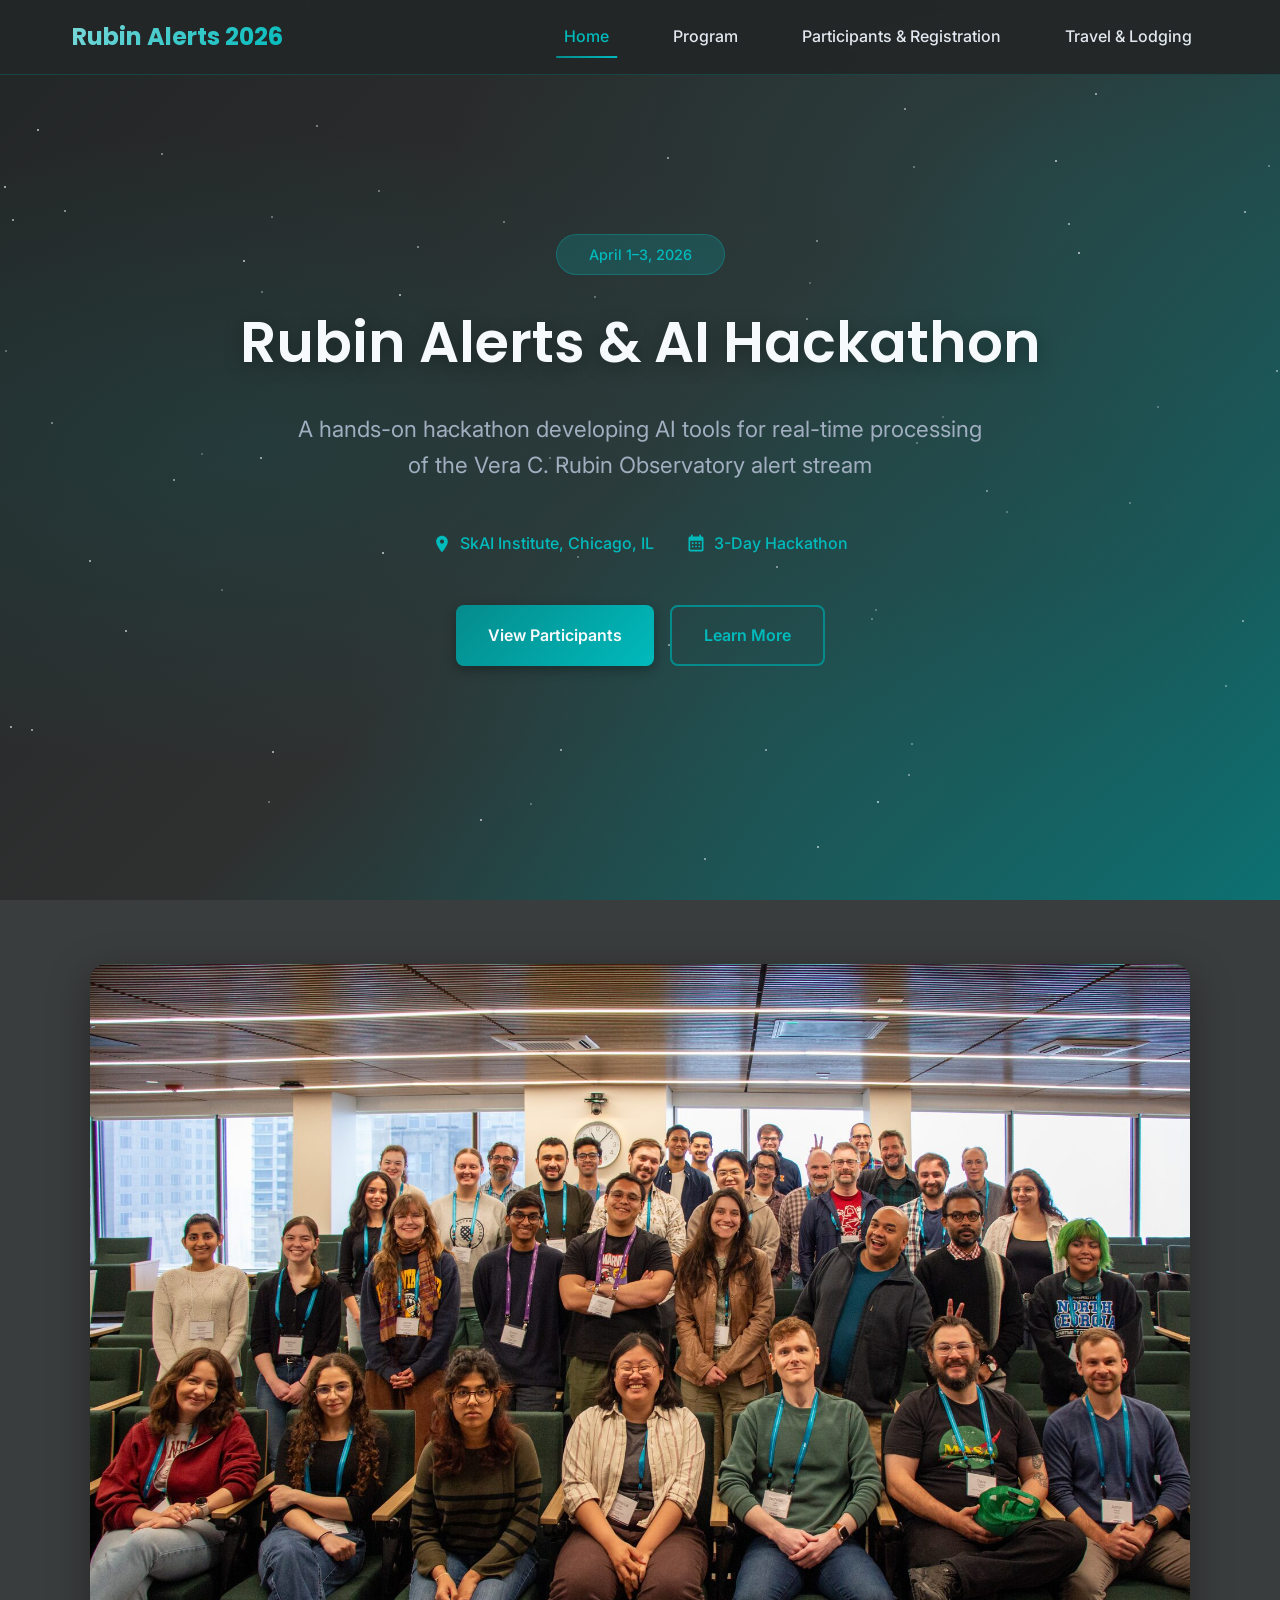
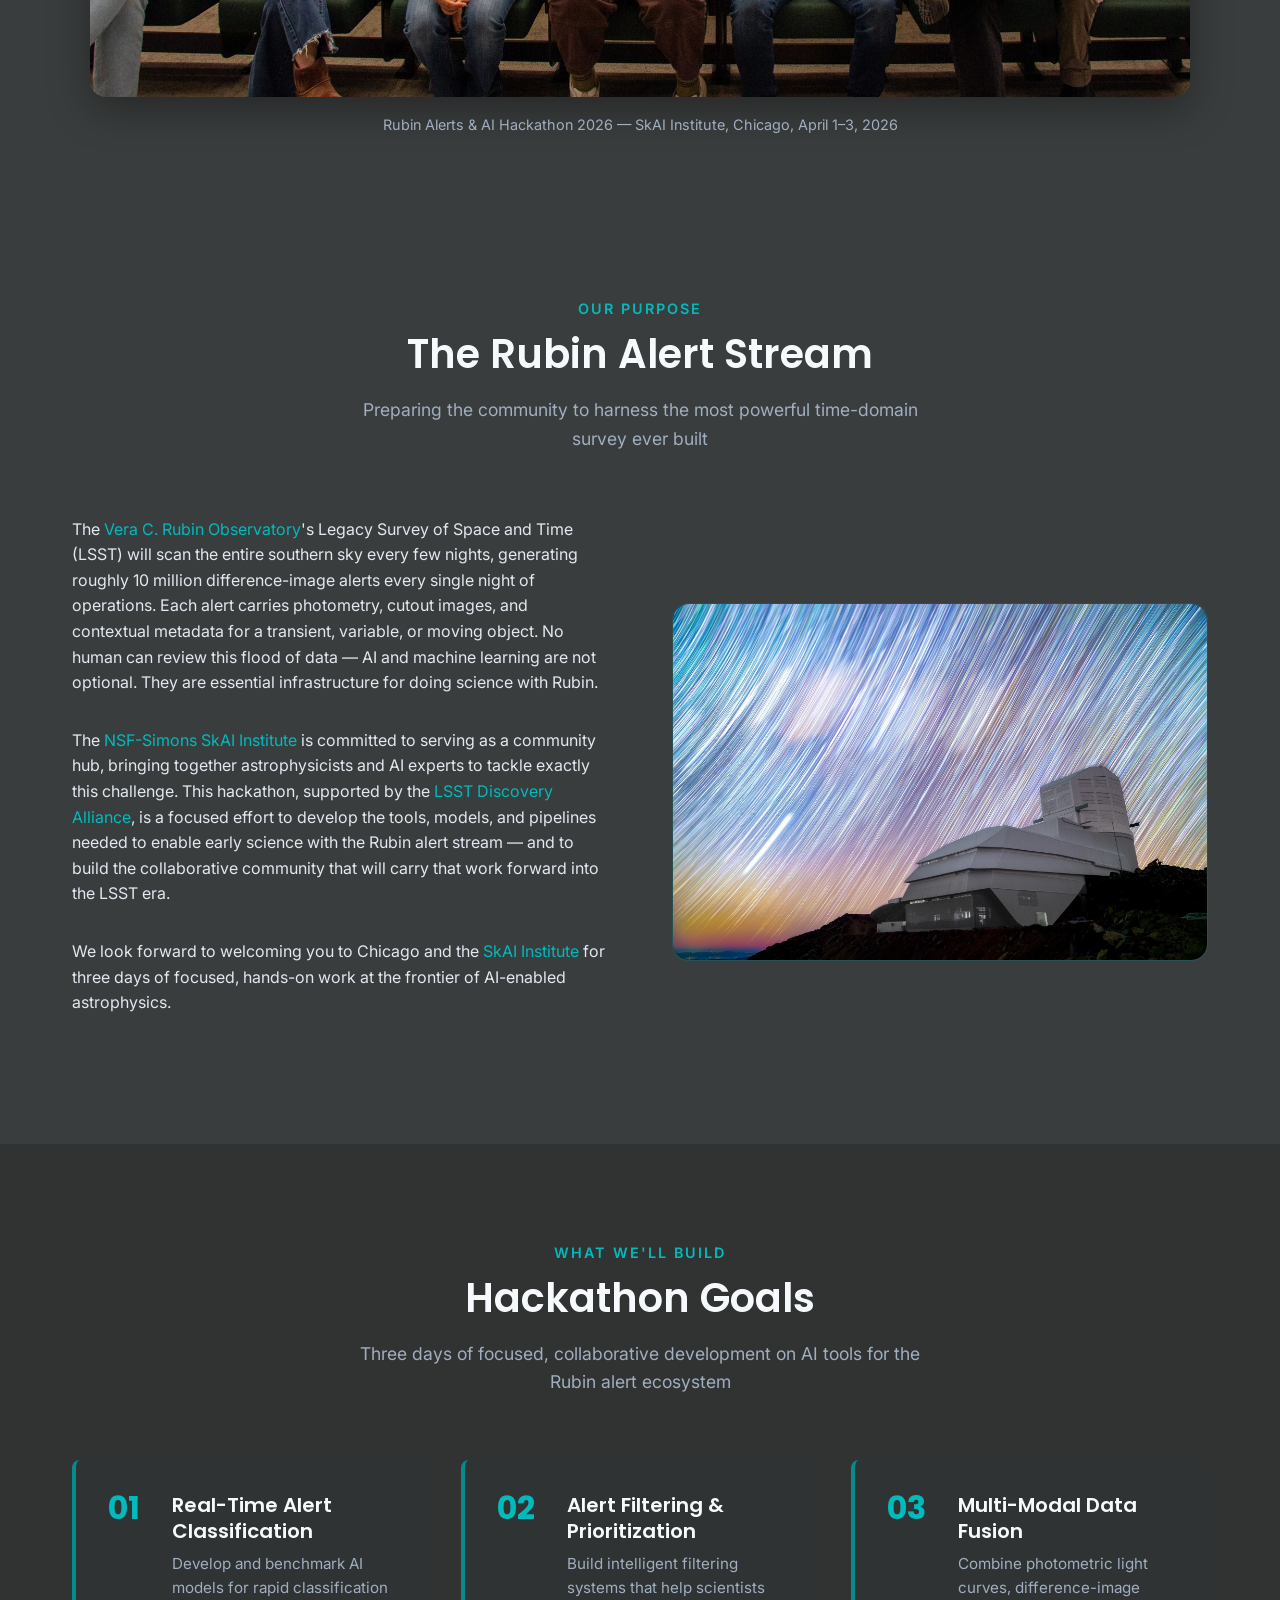
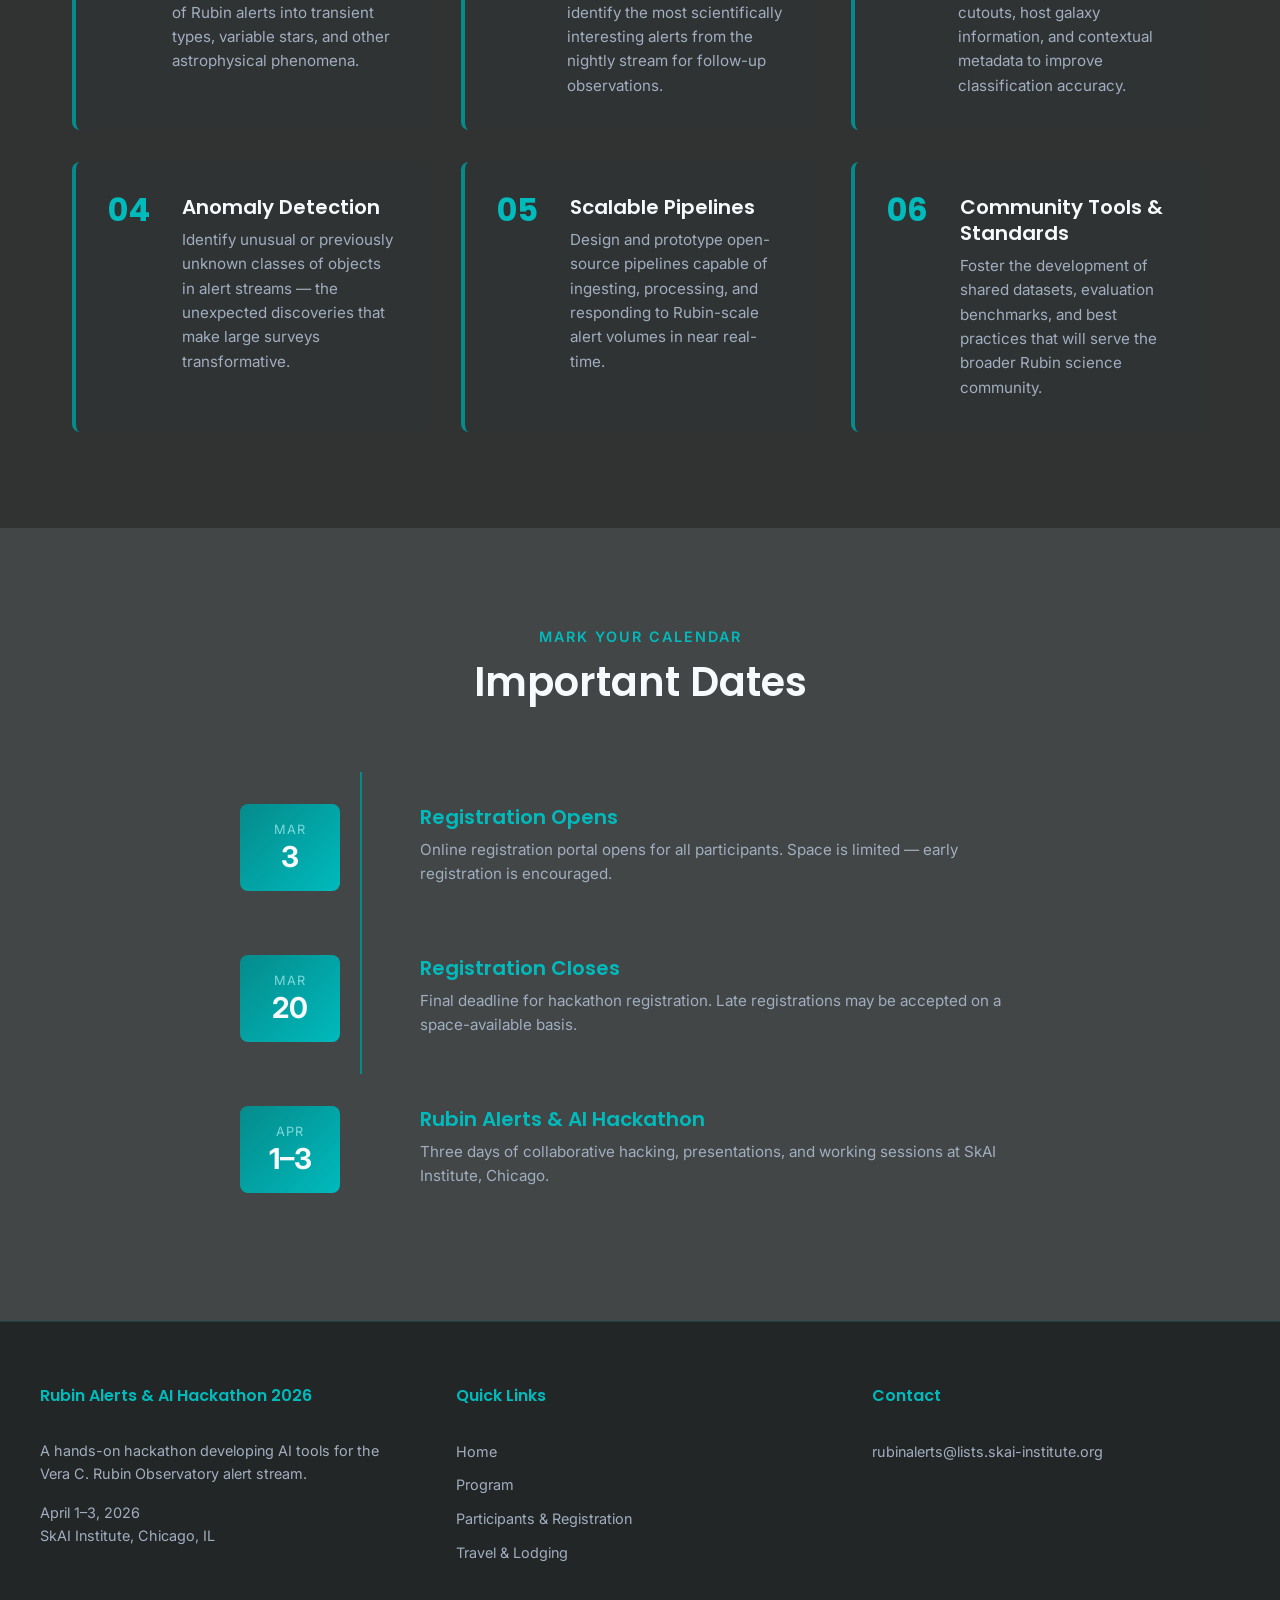
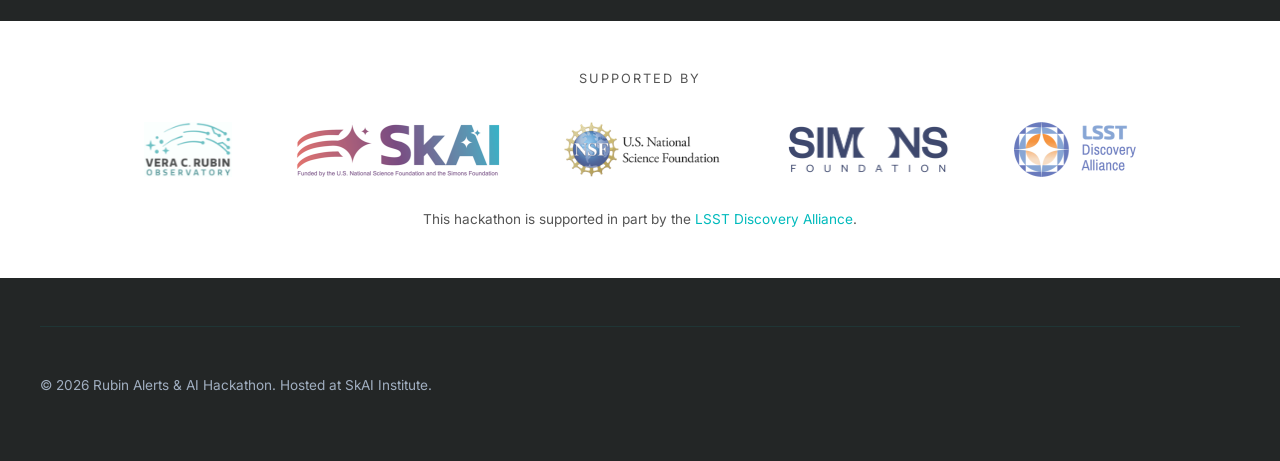
<file: index.html>
<!DOCTYPE html>
<html lang="en">
<head>
    <meta charset="UTF-8">
    <meta name="viewport" content="width=device-width, initial-scale=1.0">
    <meta name="description" content="Rubin Alerts and AI Hackathon 2026 - Developing AI tools for the Vera C. Rubin Observatory alert stream. April 1-3, 2026 at SkAI Institute, Chicago, IL.">
    <meta name="keywords" content="Rubin Observatory, LSST, alerts, AI, machine learning, hackathon, SkAI Institute, astronomy">
    <title>Rubin Alerts & AI Hackathon 2026</title>

    <!-- Google Fonts -->
    <link rel="preconnect" href="https://fonts.googleapis.com">
    <link rel="preconnect" href="https://fonts.gstatic.com" crossorigin>
    <link href="https://fonts.googleapis.com/css2?family=Inter:wght@300;400;500;600;700&family=Poppins:wght@400;500;600;700&display=swap" rel="stylesheet">

    <!-- Stylesheet -->
    <link rel="stylesheet" href="css/styles.css">
</head>
<body>
    <!-- Navigation -->
    <nav class="navbar">
        <div class="nav-container">
            <a href="index.html" class="nav-logo">
                <span class="nav-logo-text">Rubin Alerts 2026</span>
            </a>

            <input type="checkbox" id="nav-toggle" class="hamburger-checkbox">
            <label for="nav-toggle" class="hamburger">
                <span></span>
                <span></span>
                <span></span>
            </label>

            <ul class="nav-links">
                <li><a href="index.html" class="active jiggle-link">Home</a></li>
                <li><a href="program.html" class="jiggle-link">Program</a></li>
                <li><a href="participants.html" class="jiggle-link">Participants & Registration</a></li>
                <li><a href="travel.html" class="jiggle-link">Travel & Lodging</a></li>
            </ul>
        </div>
    </nav>

    <!-- Hero Section -->
    <section class="hero">
        <div class="stars" id="stars"></div>

        <div class="hero-content">
            <span class="hero-badge">April 1–3, 2026</span>
            <h1>Rubin Alerts &amp; AI Hackathon</h1>
            <p class="hero-subtitle">
                A hands-on hackathon developing AI tools for real-time processing of the Vera C. Rubin Observatory alert stream
            </p>
            <div class="hero-meta">
                <div class="hero-meta-item">
                    <svg xmlns="http://www.w3.org/2000/svg" viewBox="0 0 24 24">
                        <path d="M12 2C8.13 2 5 5.13 5 9c0 5.25 7 13 7 13s7-7.75 7-13c0-3.87-3.13-7-7-7zm0 9.5c-1.38 0-2.5-1.12-2.5-2.5s1.12-2.5 2.5-2.5 2.5 1.12 2.5 2.5-1.12 2.5-2.5 2.5z"/>
                    </svg>
                    SkAI Institute, Chicago, IL
                </div>
                <div class="hero-meta-item">
                    <svg xmlns="http://www.w3.org/2000/svg" viewBox="0 0 24 24">
                        <path d="M19 3h-1V1h-2v2H8V1H6v2H5c-1.11 0-1.99.9-1.99 2L3 19c0 1.1.89 2 2 2h14c1.1 0 2-.9 2-2V5c0-1.1-.9-2-2-2zm0 16H5V8h14v11zM9 10H7v2h2v-2zm4 0h-2v2h2v-2zm4 0h-2v2h2v-2zm-8 4H7v2h2v-2zm4 0h-2v2h2v-2zm4 0h-2v2h2v-2z"/>
                    </svg>
                    3-Day Hackathon
                </div>
            </div>
            <div class="hero-cta">
                <a href="participants.html" class="btn btn-primary jiggle-link">View Participants</a>
                <a href="#vision" class="btn btn-secondary jiggle-link">Learn More</a>
            </div>
        </div>
    </section>

    <!-- Group Photo Section -->
    <section class="section section-secondary group-photo-section">
        <div class="container">
            <figure class="group-photo-feature">
                <img src="assets/images/hackathon/group-photo.jpg"
                     alt="Rubin Alerts &amp; AI Hackathon 2026 group photo at the SkAI Institute, Chicago"
                     loading="eager" decoding="async">
                <figcaption>Rubin Alerts &amp; AI Hackathon 2026 — SkAI Institute, Chicago, April 1–3, 2026</figcaption>
            </figure>
        </div>
    </section>

    <!-- Vision Section -->
    <section id="vision" class="section section-secondary">
        <div class="container">
            <div class="section-header">
                <span class="section-label">Our Purpose</span>
                <h2>The Rubin Alert Stream</h2>
                <p>Preparing the community to harness the most powerful time-domain survey ever built</p>
            </div>
            <div class="data-content">
                <div class="data-text">
                    <p>The <a href="https://rubinobservatory.org/" target="_blank" rel="noopener">Vera C. Rubin Observatory</a>'s Legacy Survey of Space and Time (LSST) will scan the entire southern sky every few nights, generating roughly 10 million difference-image alerts every single night of operations. Each alert carries photometry, cutout images, and contextual metadata for a transient, variable, or moving object. No human can review this flood of data — AI and machine learning are not optional. They are essential infrastructure for doing science with Rubin.</p>
                    <p>The <a href="https://skai-institute.org/" target="_blank" rel="noopener">NSF-Simons SkAI Institute</a> is committed to serving as a community hub, bringing together astrophysicists and AI experts to tackle exactly this challenge. This hackathon, supported by the <a href="https://lsstdiscoveryalliance.org/" target="_blank" rel="noopener">LSST Discovery Alliance</a>, is a focused effort to develop the tools, models, and pipelines needed to enable early science with the Rubin alert stream — and to build the collaborative community that will carry that work forward into the LSST era.</p>
                    <p>We look forward to welcoming you to Chicago and the <a href="https://skai-institute.org/" target="_blank" rel="noopener">SkAI Institute</a> for three days of focused, hands-on work at the frontier of AI-enabled astrophysics.</p>
                </div>
                <div class="data-visual" style="padding: 0; overflow: hidden;">
                    <img src="assets/images/rubin-star-trails.jpeg" alt="Vera C. Rubin Observatory with star trails" style="width: 100%; height: 100%; object-fit: cover; display: block; border-radius: var(--radius-lg);">

                </div>
            </div>
        </div>
    </section>

    <!-- Goals Section -->
    <section class="section section-primary">
        <div class="container">
            <div class="section-header">
                <span class="section-label">What We'll Build</span>
                <h2>Hackathon Goals</h2>
                <p>Three days of focused, collaborative development on AI tools for the Rubin alert ecosystem</p>
            </div>
            <div class="goals-grid">
                <div class="goal-item">
                    <div class="goal-number">01</div>
                    <div class="goal-content">
                        <h4>Real-Time Alert Classification</h4>
                        <p>Develop and benchmark AI models for rapid classification of Rubin alerts into transient types, variable stars, and other astrophysical phenomena.</p>
                    </div>
                </div>
                <div class="goal-item">
                    <div class="goal-number">02</div>
                    <div class="goal-content">
                        <h4>Alert Filtering &amp; Prioritization</h4>
                        <p>Build intelligent filtering systems that help scientists identify the most scientifically interesting alerts from the nightly stream for follow-up observations.</p>
                    </div>
                </div>
                <div class="goal-item">
                    <div class="goal-number">03</div>
                    <div class="goal-content">
                        <h4>Multi-Modal Data Fusion</h4>
                        <p>Combine photometric light curves, difference-image cutouts, host galaxy information, and contextual metadata to improve classification accuracy.</p>
                    </div>
                </div>
                <div class="goal-item">
                    <div class="goal-number">04</div>
                    <div class="goal-content">
                        <h4>Anomaly Detection</h4>
                        <p>Identify unusual or previously unknown classes of objects in alert streams — the unexpected discoveries that make large surveys transformative.</p>
                    </div>
                </div>
                <div class="goal-item">
                    <div class="goal-number">05</div>
                    <div class="goal-content">
                        <h4>Scalable Pipelines</h4>
                        <p>Design and prototype open-source pipelines capable of ingesting, processing, and responding to Rubin-scale alert volumes in near real-time.</p>
                    </div>
                </div>
                <div class="goal-item">
                    <div class="goal-number">06</div>
                    <div class="goal-content">
                        <h4>Community Tools &amp; Standards</h4>
                        <p>Foster the development of shared datasets, evaluation benchmarks, and best practices that will serve the broader Rubin science community.</p>
                    </div>
                </div>
            </div>
        </div>
    </section>

    <!-- Important Dates Section -->
    <section class="section section-tertiary">
        <div class="container">
            <div class="section-header">
                <span class="section-label">Mark Your Calendar</span>
                <h2>Important Dates</h2>
            </div>
            <div class="dates-timeline">
                <div class="date-item">
                    <div class="date-badge">
                        <span class="month">Mar</span>
                        <span class="day">3</span>
                    </div>
                    <div class="date-content">
                        <h4>Registration Opens</h4>
                        <p>Online registration portal opens for all participants. Space is limited — early registration is encouraged.</p>
                    </div>
                </div>
                <div class="date-item">
                    <div class="date-badge">
                        <span class="month">Mar</span>
                        <span class="day">20</span>
                    </div>
                    <div class="date-content">
                        <h4>Registration Closes</h4>
                        <p>Final deadline for hackathon registration. Late registrations may be accepted on a space-available basis.</p>
                    </div>
                </div>
                <div class="date-item">
                    <div class="date-badge">
                        <span class="month">Apr</span>
                        <span class="day">1–3</span>
                    </div>
                    <div class="date-content">
                        <h4>Rubin Alerts &amp; AI Hackathon</h4>
                        <p>Three days of collaborative hacking, presentations, and working sessions at SkAI Institute, Chicago.</p>
                    </div>
                </div>
            </div>
        </div>
    </section>

    <!-- Footer -->
    <footer class="footer">
        <div class="footer-content">
            <div class="footer-section">
                <h4>Rubin Alerts &amp; AI Hackathon 2026</h4>
                <p>A hands-on hackathon developing AI tools for the Vera C. Rubin Observatory alert stream.</p>
                <p class="mt-sm">April 1–3, 2026<br>SkAI Institute, Chicago, IL</p>
            </div>
            <div class="footer-section">
                <h4>Quick Links</h4>
                <ul class="footer-links">
                    <li><a href="index.html" class="jiggle-link">Home</a></li>
                    <li><a href="program.html" class="jiggle-link">Program</a></li>
                    <li><a href="participants.html" class="jiggle-link">Participants &amp; Registration</a></li>
                    <li><a href="travel.html" class="jiggle-link">Travel &amp; Lodging</a></li>
                </ul>
            </div>
            <div class="footer-section">
                <h4>Contact</h4>
                <ul class="footer-links">
                    <li><a href="mailto:rubinalerts@lists.skai-institute.org" class="jiggle-link">rubinalerts@lists.skai-institute.org</a></li>
                </ul>
            </div>
        </div>
        <div class="footer-logos">
            <p class="footer-logos-label">Supported by</p>
            <div class="footer-logos-row">
                <a href="https://rubinobservatory.org/" target="_blank" rel="noopener" class="footer-logo-link"><img src="assets/images/logo-rubin.png" alt="Rubin Observatory" class="footer-logo"></a>
                <a href="https://skai-institute.org/" target="_blank" rel="noopener" class="footer-logo-link"><img src="assets/images/logo-skai.png" alt="NSF-Simons SkAI Institute" class="footer-logo"></a>
                <a href="https://nsf.gov/" target="_blank" rel="noopener" class="footer-logo-link"><img src="assets/images/logo-nsf.png" alt="National Science Foundation" class="footer-logo"></a>
                <a href="https://www.simonsfoundation.org/" target="_blank" rel="noopener" class="footer-logo-link"><img src="assets/images/SimonsFoundation.png" alt="Simons Foundation" class="footer-logo"></a>
                <a href="https://lsstdiscoveryalliance.org/" target="_blank" rel="noopener" class="footer-logo-link"><img src="assets/images/logo-lsstda.png" alt="LSST Discovery Alliance" class="footer-logo"></a>
            </div>
            <p class="footer-funding-note">This hackathon is supported in part by the <a href="https://lsstdiscoveryalliance.org/" target="_blank" rel="noopener">LSST Discovery Alliance</a>.</p>
        </div>
        <div class="footer-bottom">
            <p>&copy; 2026 Rubin Alerts &amp; AI Hackathon. Hosted at SkAI Institute.</p>
        </div>
    </footer>

    <script>
        window.addEventListener('scroll', function() {
            const navbar = document.querySelector('.navbar');
            if (window.scrollY > 50) {
                navbar.classList.add('scrolled');
            } else {
                navbar.classList.remove('scrolled');
            }
        });

        document.querySelectorAll('.nav-links a').forEach(link => {
            link.addEventListener('click', () => {
                document.getElementById('nav-toggle').checked = false;
            });
        });

        function generateStars() {
            const starsContainer = document.getElementById('stars');
            if (!starsContainer) return;
            for (let i = 0; i < 80; i++) {
                const star = document.createElement('div');
                star.className = 'star';
                star.style.left = Math.random() * 100 + '%';
                star.style.top = Math.random() * 100 + '%';
                star.style.animationDelay = Math.random() * 3 + 's';
                star.style.opacity = Math.random() * 0.5 + 0.3;
                starsContainer.appendChild(star);
            }
        }
        generateStars();
    </script>
</body>
</html>
</file>
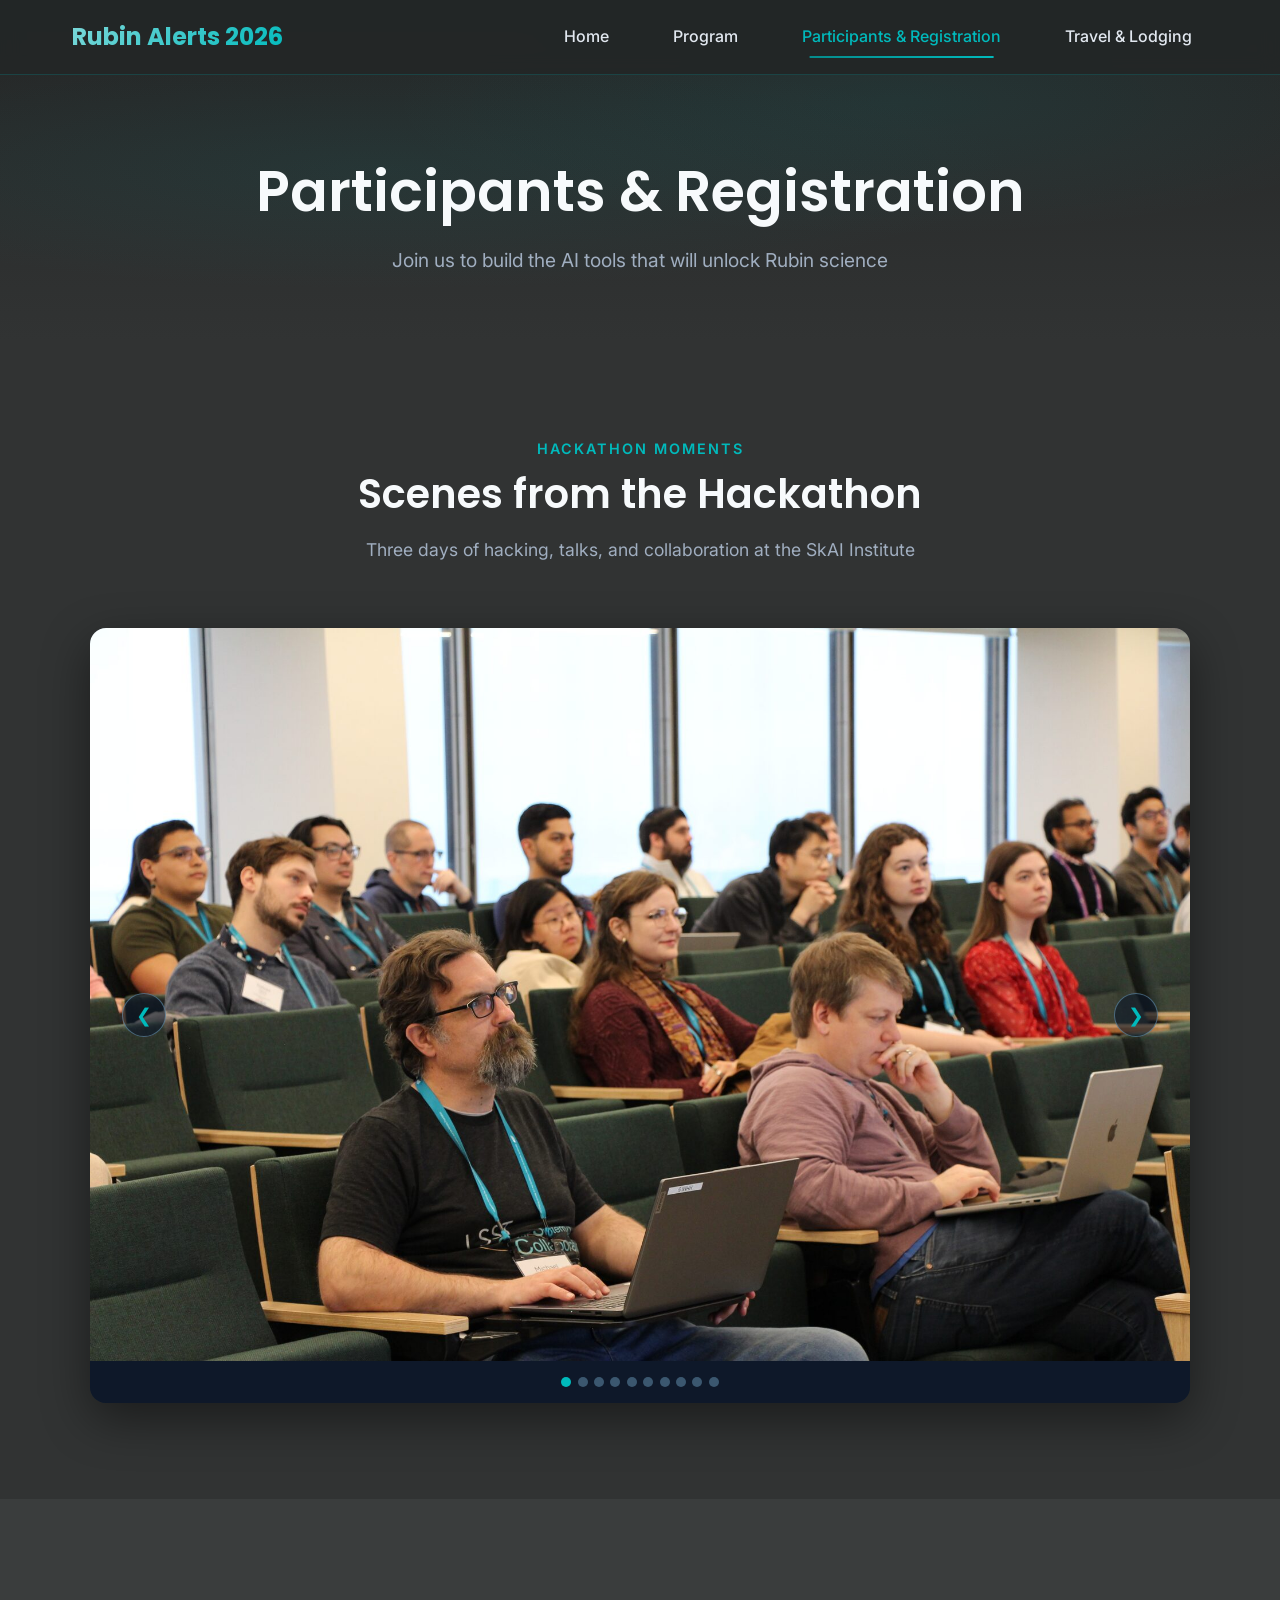
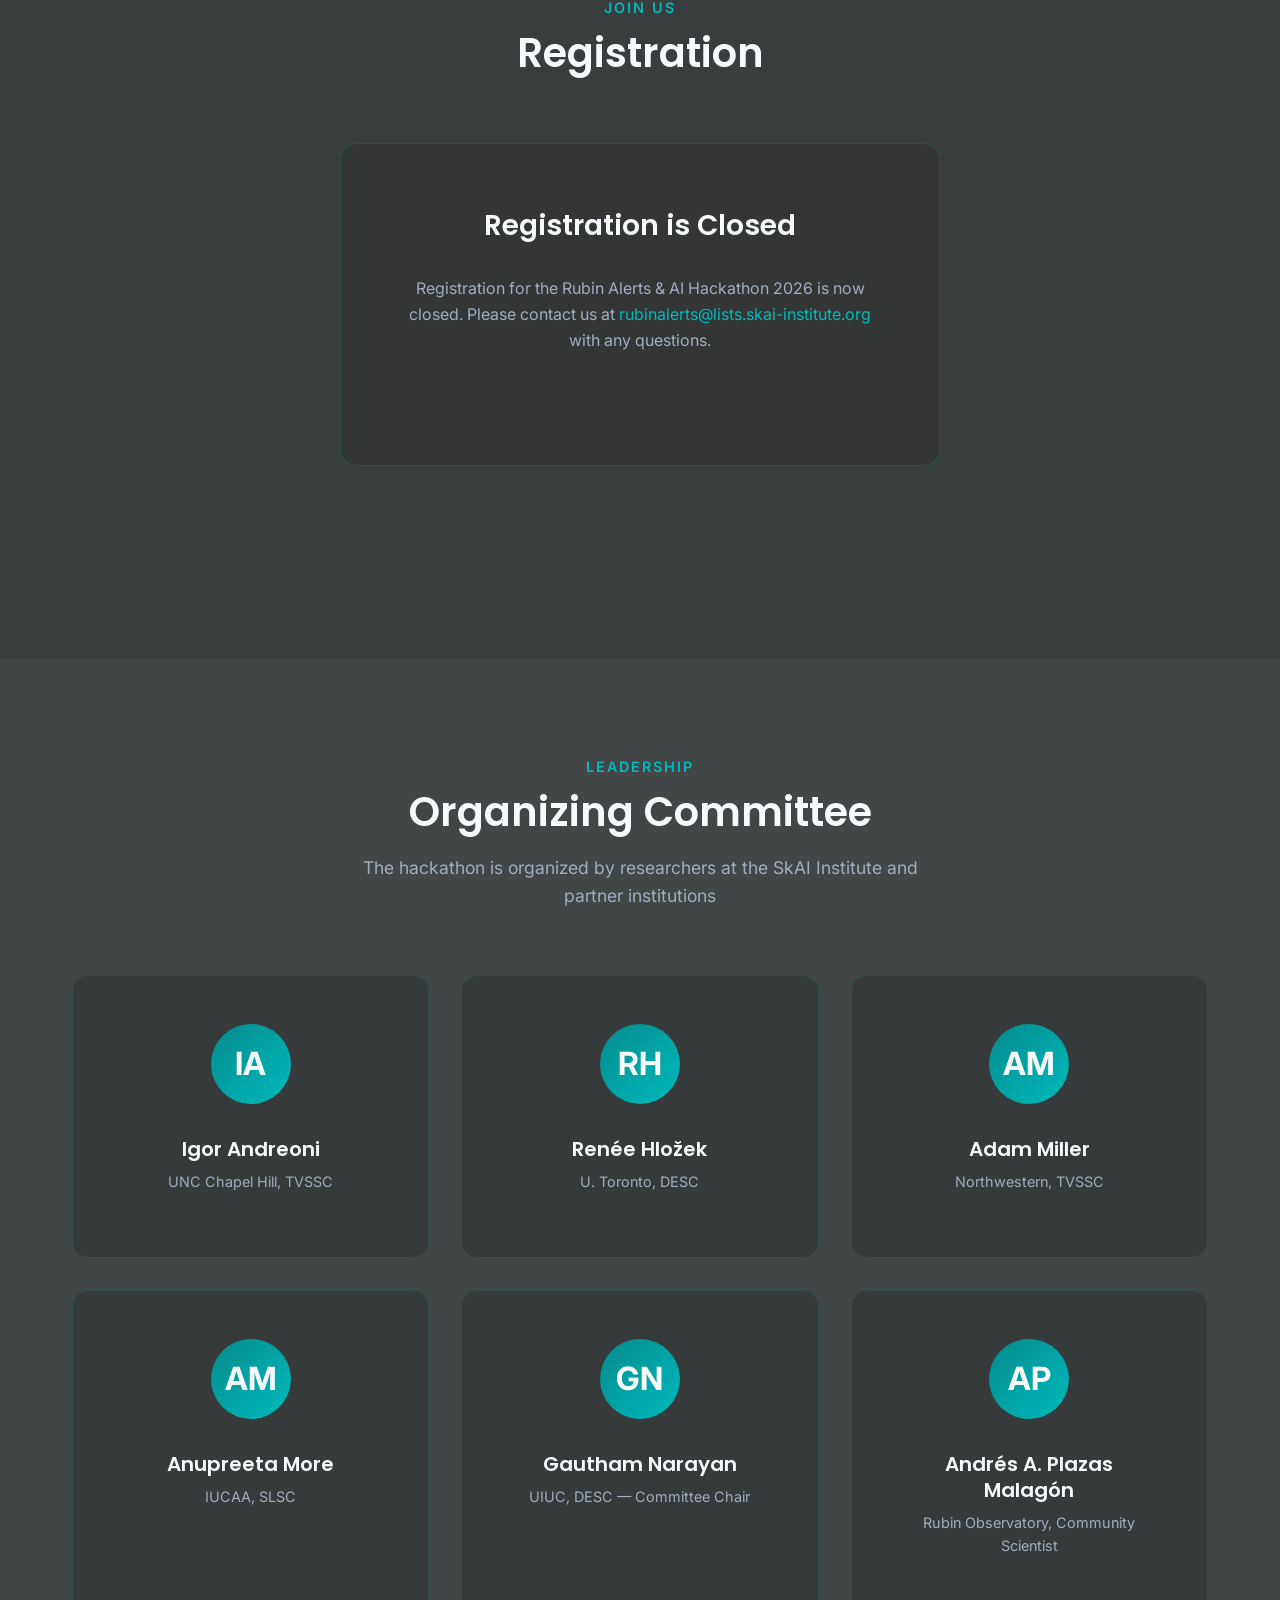
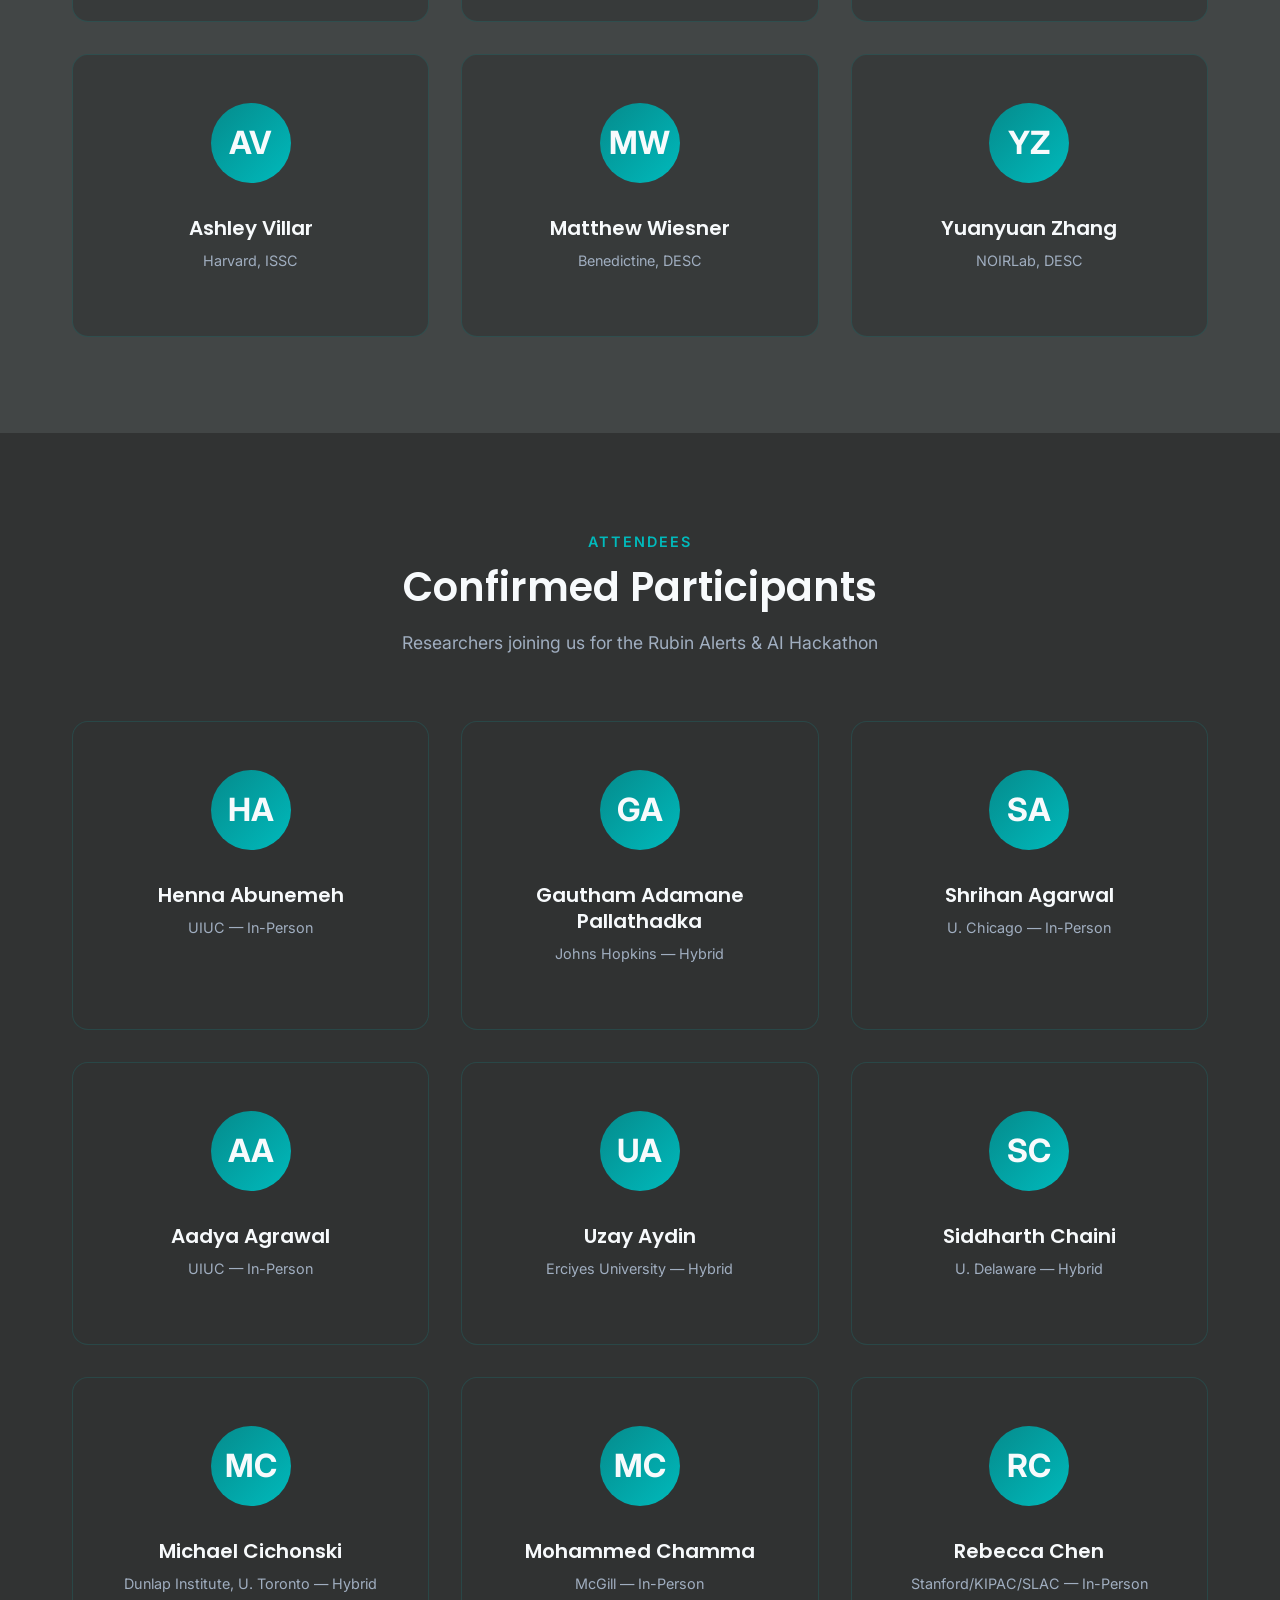
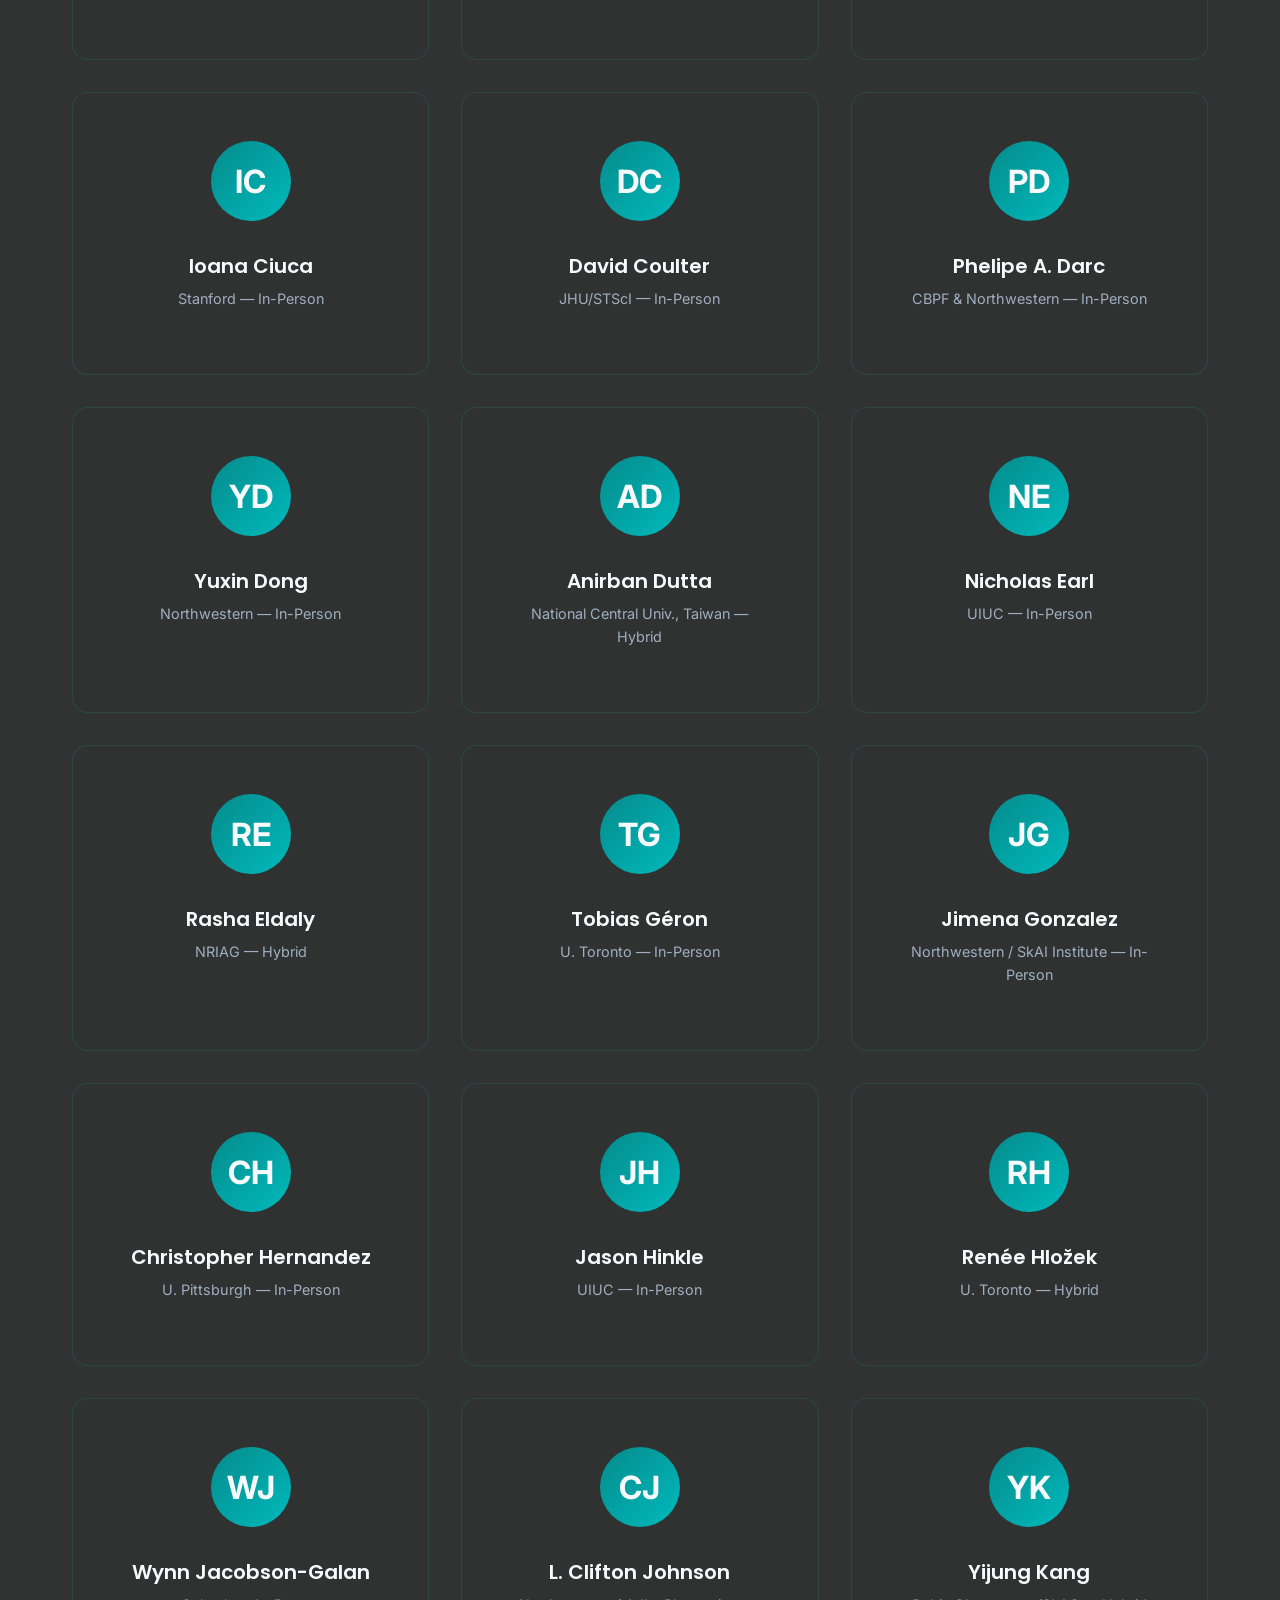
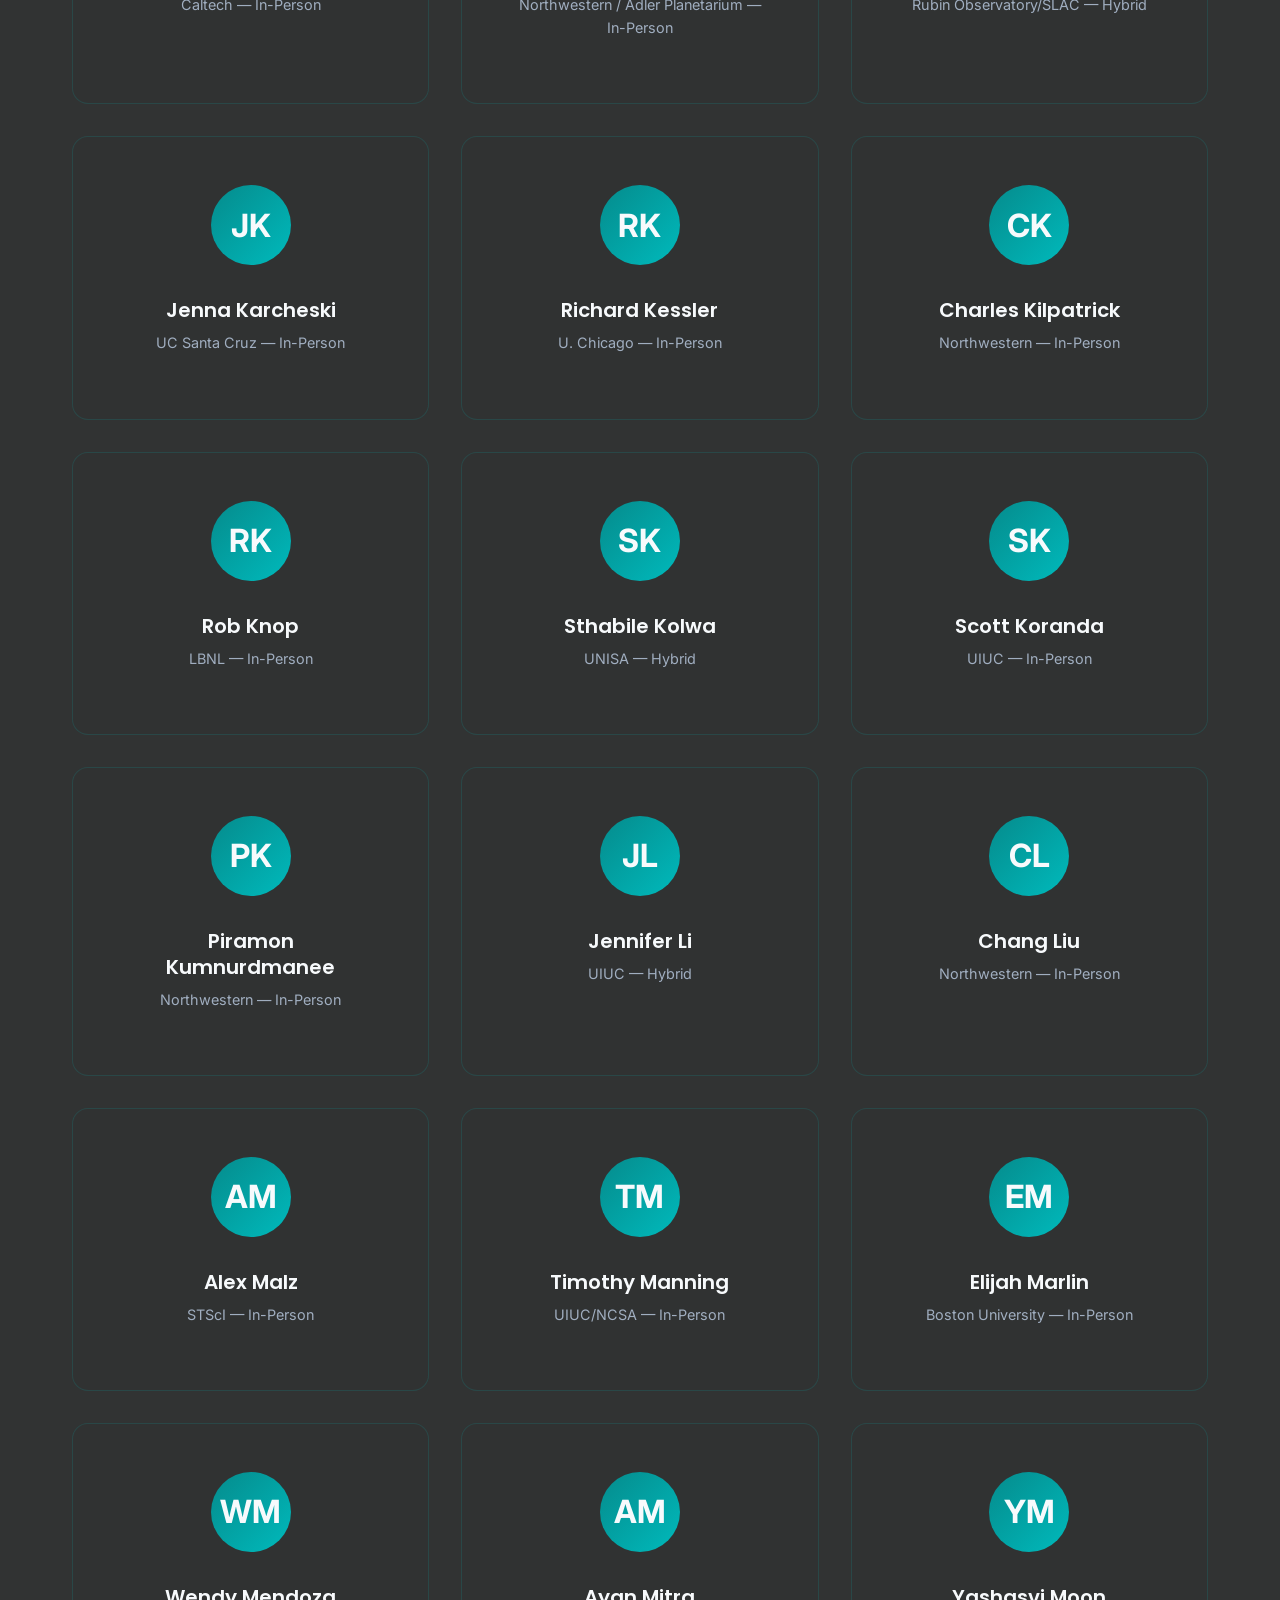
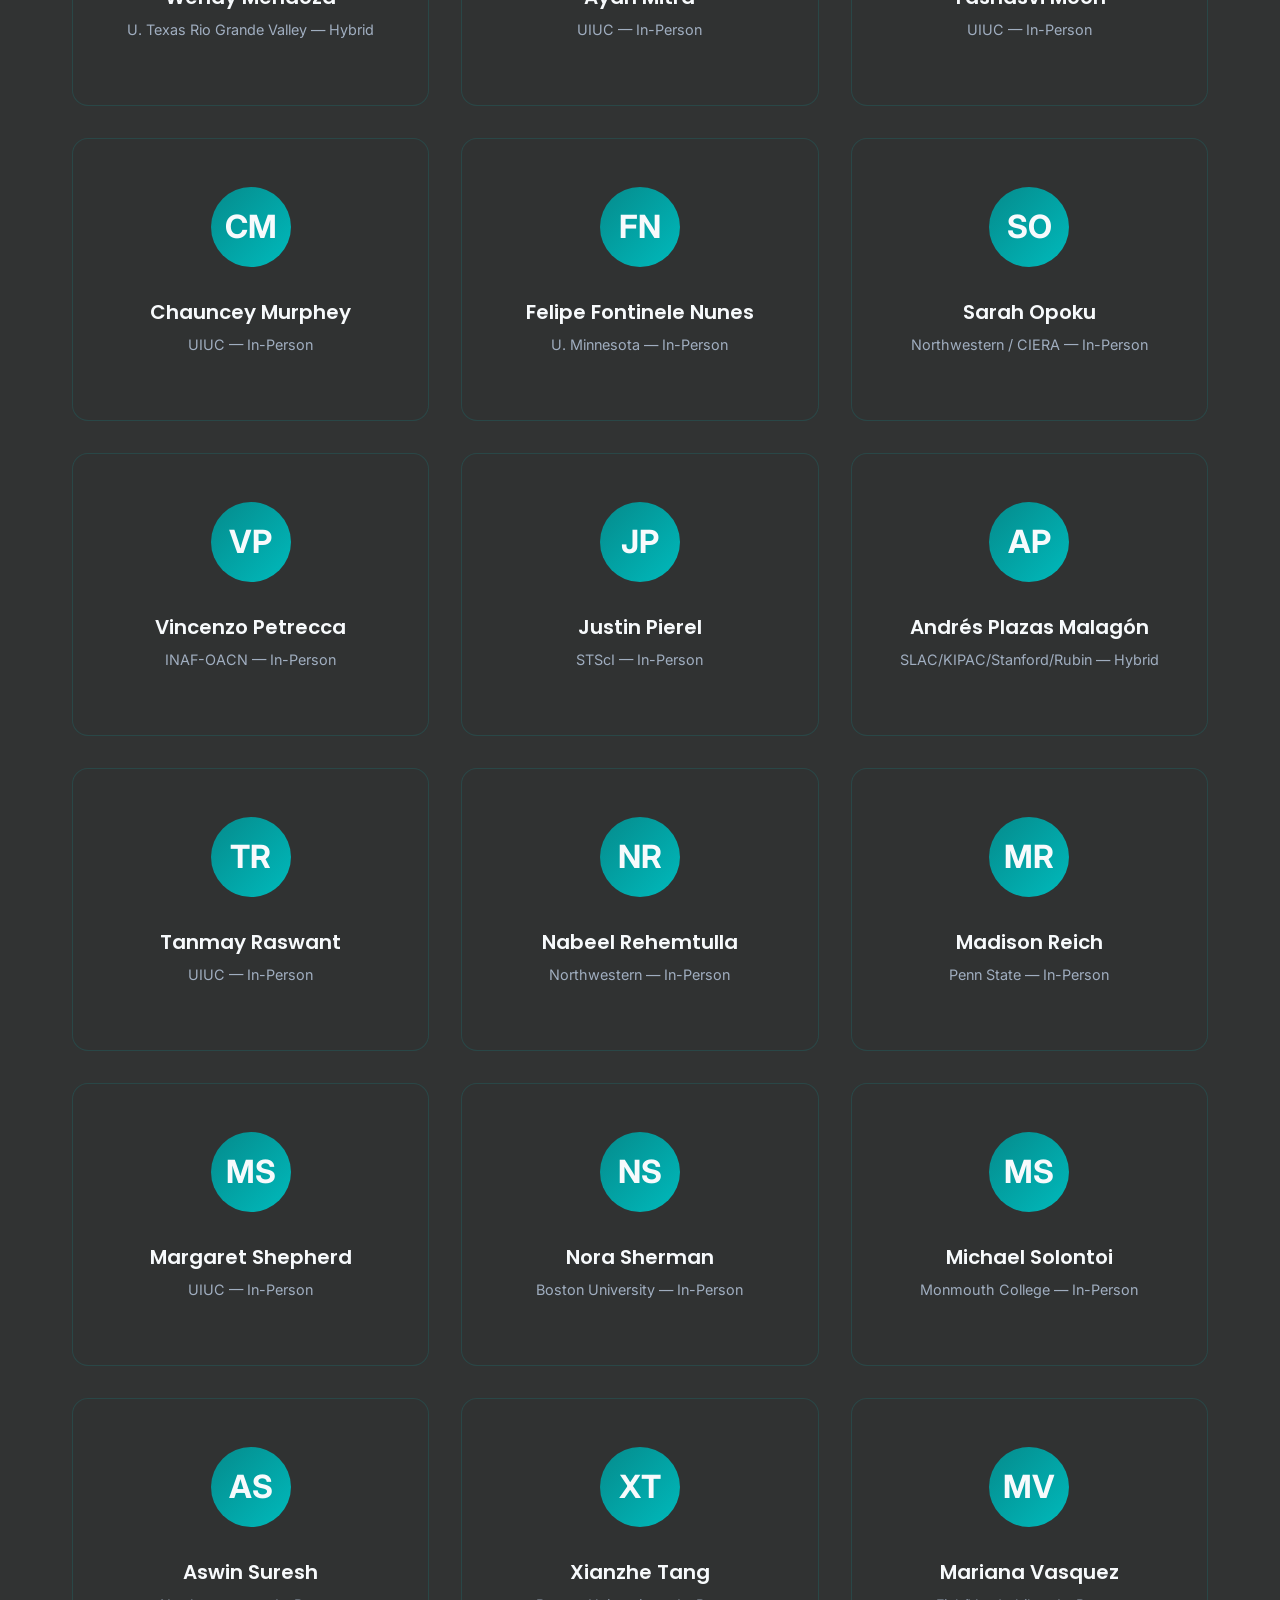
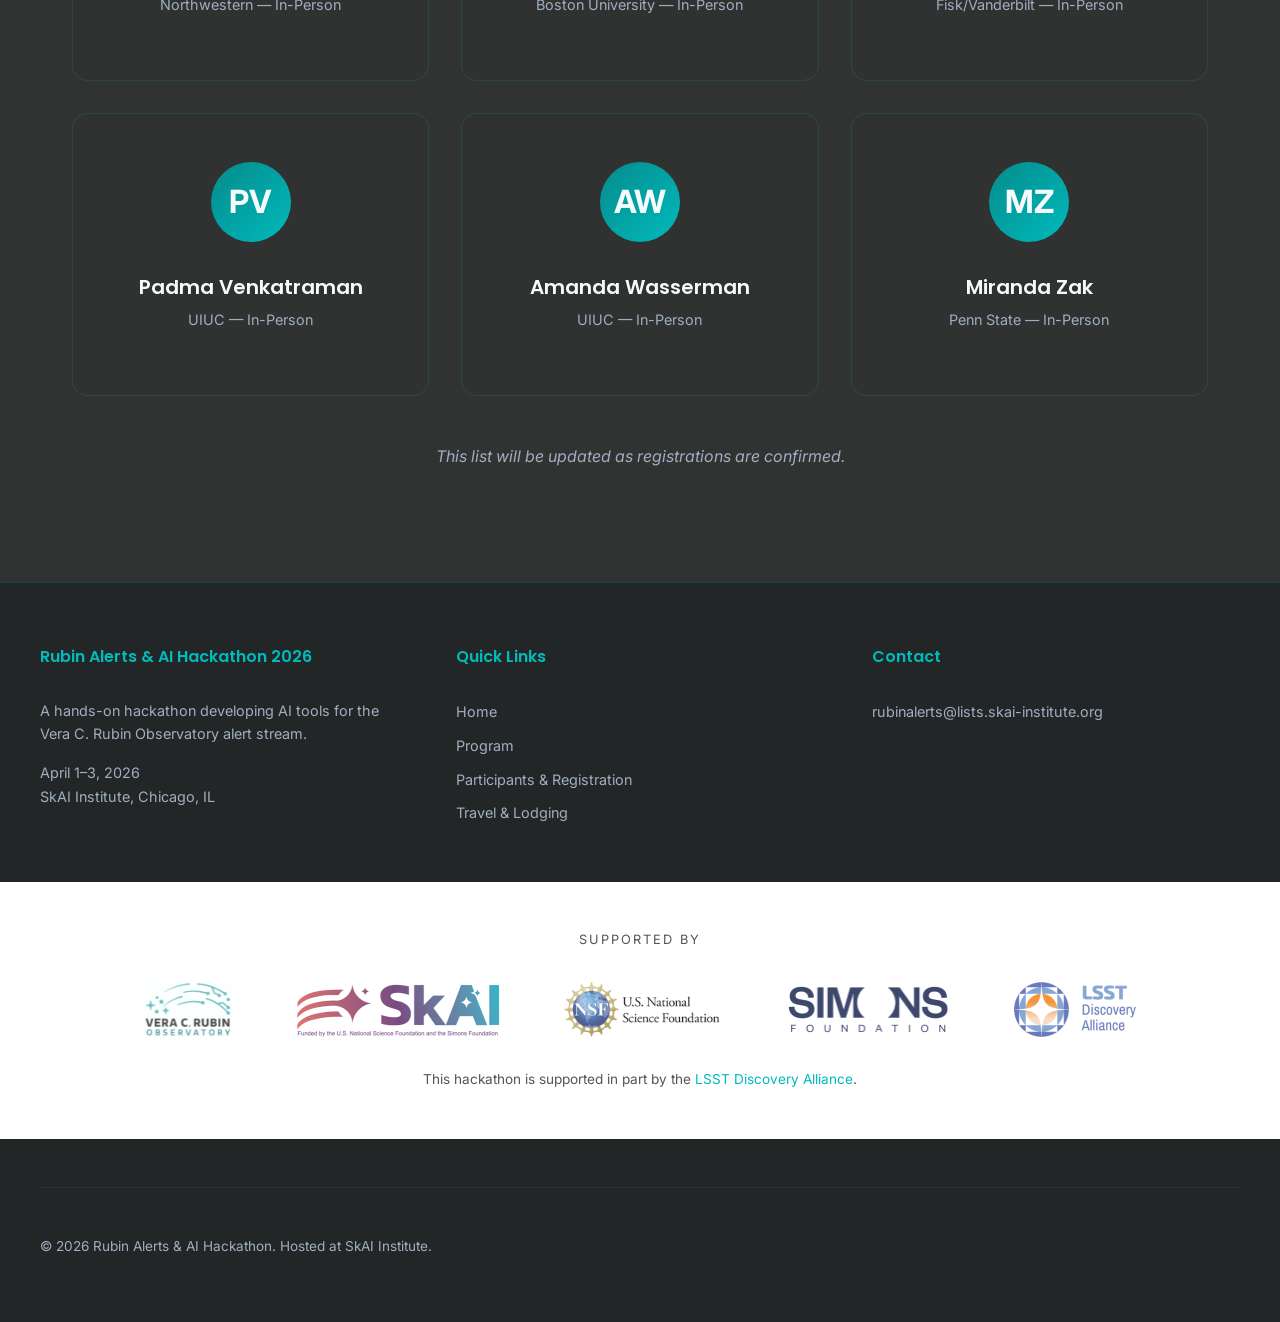
<file: participants.html>
<!DOCTYPE html>
<html lang="en">
<head>
    <meta charset="UTF-8">
    <meta name="viewport" content="width=device-width, initial-scale=1.0">
    <meta name="description" content="Rubin Alerts and AI Hackathon 2026 — Participants and Registration.">
    <title>Participants &amp; Registration | Rubin Alerts &amp; AI Hackathon 2026</title>

    <!-- Google Fonts -->
    <link rel="preconnect" href="https://fonts.googleapis.com">
    <link rel="preconnect" href="https://fonts.gstatic.com" crossorigin>
    <link href="https://fonts.googleapis.com/css2?family=Inter:wght@300;400;500;600;700&family=Poppins:wght@400;500;600;700&display=swap" rel="stylesheet">

    <!-- Stylesheet -->
    <link rel="stylesheet" href="css/styles.css">
</head>
<body>
    <!-- Navigation -->
    <nav class="navbar">
        <div class="nav-container">
            <a href="index.html" class="nav-logo">
                <span class="nav-logo-text">Rubin Alerts 2026</span>
            </a>

            <input type="checkbox" id="nav-toggle" class="hamburger-checkbox">
            <label for="nav-toggle" class="hamburger">
                <span></span>
                <span></span>
                <span></span>
            </label>

            <ul class="nav-links">
                <li><a href="index.html" class="jiggle-link">Home</a></li>
                <li><a href="program.html" class="jiggle-link">Program</a></li>
                <li><a href="participants.html" class="active jiggle-link">Participants &amp; Registration</a></li>
                <li><a href="travel.html" class="jiggle-link">Travel &amp; Lodging</a></li>
            </ul>
        </div>
    </nav>

    <!-- Page Banner -->
    <section class="page-banner">
        <h1>Participants &amp; Registration</h1>
        <p>Join us to build the AI tools that will unlock Rubin science</p>
    </section>

    <!-- Photo Carousel -->
    <section class="section section-primary">
        <div class="container">
            <div class="section-header">
                <span class="section-label">Hackathon Moments</span>
                <h2>Scenes from the Hackathon</h2>
                <p>Three days of hacking, talks, and collaboration at the SkAI Institute</p>
            </div>
            <div class="photo-carousel" id="photoCarousel">
                <div class="photo-carousel-track">
                    <div class="photo-carousel-slide is-active">
                        <img src="assets/images/hackathon/hackathon-01.jpg"
                             alt="Rubin Alerts &amp; AI Hackathon 2026 — photo 1"
                             loading="eager" decoding="async">
                    </div>
                    <div class="photo-carousel-slide">
                        <img src="assets/images/hackathon/hackathon-02.jpg"
                             alt="Rubin Alerts &amp; AI Hackathon 2026 — photo 2"
                             loading="lazy" decoding="async">
                    </div>
                    <div class="photo-carousel-slide">
                        <img src="assets/images/hackathon/hackathon-03.jpg"
                             alt="Rubin Alerts &amp; AI Hackathon 2026 — photo 3"
                             loading="lazy" decoding="async">
                    </div>
                    <div class="photo-carousel-slide">
                        <img src="assets/images/hackathon/hackathon-04.jpg"
                             alt="Rubin Alerts &amp; AI Hackathon 2026 — photo 4"
                             loading="lazy" decoding="async">
                    </div>
                    <div class="photo-carousel-slide">
                        <img src="assets/images/hackathon/hackathon-05.jpg"
                             alt="Rubin Alerts &amp; AI Hackathon 2026 — photo 5"
                             loading="lazy" decoding="async">
                    </div>
                    <div class="photo-carousel-slide">
                        <img src="assets/images/hackathon/hackathon-06.jpg"
                             alt="Rubin Alerts &amp; AI Hackathon 2026 — photo 6"
                             loading="lazy" decoding="async">
                    </div>
                    <div class="photo-carousel-slide">
                        <img src="assets/images/hackathon/hackathon-07.jpg"
                             alt="Rubin Alerts &amp; AI Hackathon 2026 — photo 7"
                             loading="lazy" decoding="async">
                    </div>
                    <div class="photo-carousel-slide">
                        <img src="assets/images/hackathon/hackathon-08.jpg"
                             alt="Rubin Alerts &amp; AI Hackathon 2026 — photo 8"
                             loading="lazy" decoding="async">
                    </div>
                    <div class="photo-carousel-slide">
                        <img src="assets/images/hackathon/hackathon-09.jpg"
                             alt="Rubin Alerts &amp; AI Hackathon 2026 — photo 9"
                             loading="lazy" decoding="async">
                    </div>
                    <div class="photo-carousel-slide">
                        <img src="assets/images/hackathon/hackathon-10.jpg"
                             alt="Rubin Alerts &amp; AI Hackathon 2026 — photo 10"
                             loading="lazy" decoding="async">
                    </div>
                </div>
                <button class="photo-carousel-btn photo-carousel-prev" aria-label="Previous photo">&#10094;</button>
                <button class="photo-carousel-btn photo-carousel-next" aria-label="Next photo">&#10095;</button>
                <div class="photo-carousel-dots" role="tablist"></div>
            </div>
        </div>
    </section>

    <!-- Registration Section -->
    <section class="section section-secondary">
        <div class="container">
            <div class="section-header">
                <span class="section-label">Join Us</span>
                <h2>Registration</h2>
            </div>

            <div class="registration-box">
                <h3>Registration is Closed</h3>
                <p>Registration for the Rubin Alerts &amp; AI Hackathon 2026 is now closed. Please contact us at <a href="mailto:rubinalerts@lists.skai-institute.org">rubinalerts@lists.skai-institute.org</a> with any questions.</p>
            </div>
        </div>
    </section>

    <!-- Organizing Committee -->
    <section class="section section-tertiary">
        <div class="container">
            <div class="section-header">
                <span class="section-label">Leadership</span>
                <h2>Organizing Committee</h2>
                <p>The hackathon is organized by researchers at the SkAI Institute and partner institutions</p>
            </div>

            <div class="participants-grid">
                <!--
                    HOW TO ADD A NEW ORGANIZER:
                    Copy and paste this block, then update the initials, name, and affiliation.

                    <div class="participant-card">
                        <div class="participant-avatar">AB</div>
                        <h4>Full Name</h4>
                        <p class="participant-affiliation">Institution</p>
                    </div>
                -->
                <div class="participant-card">
                    <div class="participant-avatar">IA</div>
                    <h4>Igor Andreoni</h4>
                    <p class="participant-affiliation">UNC Chapel Hill, TVSSC</p>
                </div>
                <div class="participant-card">
                    <div class="participant-avatar">RH</div>
                    <h4>Renée Hložek</h4>
                    <p class="participant-affiliation">U. Toronto, DESC</p>
                </div>
                <div class="participant-card">
                    <div class="participant-avatar">AM</div>
                    <h4>Adam Miller</h4>
                    <p class="participant-affiliation">Northwestern, TVSSC</p>
                </div>
                <div class="participant-card">
                    <div class="participant-avatar">AM</div>
                    <h4>Anupreeta More</h4>
                    <p class="participant-affiliation">IUCAA, SLSC</p>
                </div>
                <div class="participant-card">
                    <div class="participant-avatar">GN</div>
                    <h4>Gautham Narayan</h4>
                    <p class="participant-affiliation">UIUC, DESC — Committee Chair</p>
                </div>
                <div class="participant-card">
                    <div class="participant-avatar">AP</div>
                    <h4>Andrés A. Plazas Malagón</h4>
                    <p class="participant-affiliation">Rubin Observatory, Community Scientist</p>
                </div>
                <div class="participant-card">
                    <div class="participant-avatar">AV</div>
                    <h4>Ashley Villar</h4>
                    <p class="participant-affiliation">Harvard, ISSC</p>
                </div>
                <div class="participant-card">
                    <div class="participant-avatar">MW</div>
                    <h4>Matthew Wiesner</h4>
                    <p class="participant-affiliation">Benedictine, DESC</p>
                </div>
                <div class="participant-card">
                    <div class="participant-avatar">YZ</div>
                    <h4>Yuanyuan Zhang</h4>
                    <p class="participant-affiliation">NOIRLab, DESC</p>
                </div>
            </div>
        </div>
    </section>

    <!-- Confirmed Participants -->
    <section class="section section-primary">
        <div class="container">
            <div class="section-header">
                <span class="section-label">Attendees</span>
                <h2>Confirmed Participants</h2>
                <p>Researchers joining us for the Rubin Alerts &amp; AI Hackathon</p>
            </div>

            <div class="participants-grid">
                <!--
                    HOW TO ADD A NEW PARTICIPANT:
                    Copy and paste this block, then update the initials, name, and affiliation.
                    Keep sorted by last name (A → Z).

                    <div class="participant-card">
                        <div class="participant-avatar">AB</div>
                        <h4>Full Name</h4>
                        <p class="participant-affiliation">Institution</p>
                    </div>
                -->
                <div class="participant-card">
                    <div class="participant-avatar">HA</div>
                    <h4>Henna Abunemeh</h4>
                    <p class="participant-affiliation">UIUC — In-Person</p>
                </div>
                <div class="participant-card">
                    <div class="participant-avatar">GA</div>
                    <h4>Gautham Adamane Pallathadka</h4>
                    <p class="participant-affiliation">Johns Hopkins — Hybrid</p>
                </div>
                <div class="participant-card">
                    <div class="participant-avatar">SA</div>
                    <h4>Shrihan Agarwal</h4>
                    <p class="participant-affiliation">U. Chicago — In-Person</p>
                </div>
                <div class="participant-card">
                    <div class="participant-avatar">AA</div>
                    <h4>Aadya Agrawal</h4>
                    <p class="participant-affiliation">UIUC — In-Person</p>
                </div>
                <div class="participant-card">
                    <div class="participant-avatar">UA</div>
                    <h4>Uzay Aydin</h4>
                    <p class="participant-affiliation">Erciyes University — Hybrid</p>
                </div>
                <div class="participant-card">
                    <div class="participant-avatar">SC</div>
                    <h4>Siddharth Chaini</h4>
                    <p class="participant-affiliation">U. Delaware — Hybrid</p>
                </div>
                <div class="participant-card">
                    <div class="participant-avatar">MC</div>
                    <h4>Michael Cichonski</h4>
                    <p class="participant-affiliation">Dunlap Institute, U. Toronto — Hybrid</p>
                </div>
                <div class="participant-card">
                    <div class="participant-avatar">MC</div>
                    <h4>Mohammed Chamma</h4>
                    <p class="participant-affiliation">McGill — In-Person</p>
                </div>
                <div class="participant-card">
                    <div class="participant-avatar">RC</div>
                    <h4>Rebecca Chen</h4>
                    <p class="participant-affiliation">Stanford/KIPAC/SLAC — In-Person</p>
                </div>
                <div class="participant-card">
                    <div class="participant-avatar">IC</div>
                    <h4>Ioana Ciuca</h4>
                    <p class="participant-affiliation">Stanford — In-Person</p>
                </div>
                <div class="participant-card">
                    <div class="participant-avatar">DC</div>
                    <h4>David Coulter</h4>
                    <p class="participant-affiliation">JHU/STScI — In-Person</p>
                </div>
                <div class="participant-card">
                    <div class="participant-avatar">PD</div>
                    <h4>Phelipe A. Darc</h4>
                    <p class="participant-affiliation">CBPF &amp; Northwestern — In-Person</p>
                </div>
                <div class="participant-card">
                    <div class="participant-avatar">YD</div>
                    <h4>Yuxin Dong</h4>
                    <p class="participant-affiliation">Northwestern — In-Person</p>
                </div>
                <div class="participant-card">
                    <div class="participant-avatar">AD</div>
                    <h4>Anirban Dutta</h4>
                    <p class="participant-affiliation">National Central Univ., Taiwan — Hybrid</p>
                </div>
                <div class="participant-card">
                    <div class="participant-avatar">NE</div>
                    <h4>Nicholas Earl</h4>
                    <p class="participant-affiliation">UIUC — In-Person</p>
                </div>
                <div class="participant-card">
                    <div class="participant-avatar">RE</div>
                    <h4>Rasha Eldaly</h4>
                    <p class="participant-affiliation">NRIAG — Hybrid</p>
                </div>
                <div class="participant-card">
                    <div class="participant-avatar">TG</div>
                    <h4>Tobias Géron</h4>
                    <p class="participant-affiliation">U. Toronto — In-Person</p>
                </div>
                <div class="participant-card">
                    <div class="participant-avatar">JG</div>
                    <h4>Jimena Gonzalez</h4>
                    <p class="participant-affiliation">Northwestern / SkAI Institute — In-Person</p>
                </div>
                <div class="participant-card">
                    <div class="participant-avatar">CH</div>
                    <h4>Christopher Hernandez</h4>
                    <p class="participant-affiliation">U. Pittsburgh — In-Person</p>
                </div>
                <div class="participant-card">
                    <div class="participant-avatar">JH</div>
                    <h4>Jason Hinkle</h4>
                    <p class="participant-affiliation">UIUC — In-Person</p>
                </div>
                <div class="participant-card">
                    <div class="participant-avatar">RH</div>
                    <h4>Renée Hložek</h4>
                    <p class="participant-affiliation">U. Toronto — Hybrid</p>
                </div>
                <div class="participant-card">
                    <div class="participant-avatar">WJ</div>
                    <h4>Wynn Jacobson-Galan</h4>
                    <p class="participant-affiliation">Caltech — In-Person</p>
                </div>
                <div class="participant-card">
                    <div class="participant-avatar">CJ</div>
                    <h4>L. Clifton Johnson</h4>
                    <p class="participant-affiliation">Northwestern / Adler Planetarium — In-Person</p>
                </div>
                <div class="participant-card">
                    <div class="participant-avatar">YK</div>
                    <h4>Yijung Kang</h4>
                    <p class="participant-affiliation">Rubin Observatory/SLAC — Hybrid</p>
                </div>
                <div class="participant-card">
                    <div class="participant-avatar">JK</div>
                    <h4>Jenna Karcheski</h4>
                    <p class="participant-affiliation">UC Santa Cruz — In-Person</p>
                </div>
                <div class="participant-card">
                    <div class="participant-avatar">RK</div>
                    <h4>Richard Kessler</h4>
                    <p class="participant-affiliation">U. Chicago — In-Person</p>
                </div>
                <div class="participant-card">
                    <div class="participant-avatar">CK</div>
                    <h4>Charles Kilpatrick</h4>
                    <p class="participant-affiliation">Northwestern — In-Person</p>
                </div>
                <div class="participant-card">
                    <div class="participant-avatar">RK</div>
                    <h4>Rob Knop</h4>
                    <p class="participant-affiliation">LBNL — In-Person</p>
                </div>
                <div class="participant-card">
                    <div class="participant-avatar">SK</div>
                    <h4>Sthabile Kolwa</h4>
                    <p class="participant-affiliation">UNISA — Hybrid</p>
                </div>
                <div class="participant-card">
                    <div class="participant-avatar">SK</div>
                    <h4>Scott Koranda</h4>
                    <p class="participant-affiliation">UIUC — In-Person</p>
                </div>
                <div class="participant-card">
                    <div class="participant-avatar">PK</div>
                    <h4>Piramon Kumnurdmanee</h4>
                    <p class="participant-affiliation">Northwestern — In-Person</p>
                </div>
                <div class="participant-card">
                    <div class="participant-avatar">JL</div>
                    <h4>Jennifer Li</h4>
                    <p class="participant-affiliation">UIUC — Hybrid</p>
                </div>
                <div class="participant-card">
                    <div class="participant-avatar">CL</div>
                    <h4>Chang Liu</h4>
                    <p class="participant-affiliation">Northwestern — In-Person</p>
                </div>
                <div class="participant-card">
                    <div class="participant-avatar">AM</div>
                    <h4>Alex Malz</h4>
                    <p class="participant-affiliation">STScI — In-Person</p>
                </div>
                <div class="participant-card">
                    <div class="participant-avatar">TM</div>
                    <h4>Timothy Manning</h4>
                    <p class="participant-affiliation">UIUC/NCSA — In-Person</p>
                </div>
                <div class="participant-card">
                    <div class="participant-avatar">EM</div>
                    <h4>Elijah Marlin</h4>
                    <p class="participant-affiliation">Boston University — In-Person</p>
                </div>
                <div class="participant-card">
                    <div class="participant-avatar">WM</div>
                    <h4>Wendy Mendoza</h4>
                    <p class="participant-affiliation">U. Texas Rio Grande Valley — Hybrid</p>
                </div>
                <div class="participant-card">
                    <div class="participant-avatar">AM</div>
                    <h4>Ayan Mitra</h4>
                    <p class="participant-affiliation">UIUC — In-Person</p>
                </div>
                <div class="participant-card">
                    <div class="participant-avatar">YM</div>
                    <h4>Yashasvi Moon</h4>
                    <p class="participant-affiliation">UIUC — In-Person</p>
                </div>
                <div class="participant-card">
                    <div class="participant-avatar">CM</div>
                    <h4>Chauncey Murphey</h4>
                    <p class="participant-affiliation">UIUC — In-Person</p>
                </div>
                <div class="participant-card">
                    <div class="participant-avatar">FN</div>
                    <h4>Felipe Fontinele Nunes</h4>
                    <p class="participant-affiliation">U. Minnesota — In-Person</p>
                </div>
                <div class="participant-card">
                    <div class="participant-avatar">SO</div>
                    <h4>Sarah Opoku</h4>
                    <p class="participant-affiliation">Northwestern / CIERA — In-Person</p>
                </div>
                <div class="participant-card">
                    <div class="participant-avatar">VP</div>
                    <h4>Vincenzo Petrecca</h4>
                    <p class="participant-affiliation">INAF-OACN — In-Person</p>
                </div>
                <div class="participant-card">
                    <div class="participant-avatar">JP</div>
                    <h4>Justin Pierel</h4>
                    <p class="participant-affiliation">STScI — In-Person</p>
                </div>
                <div class="participant-card">
                    <div class="participant-avatar">AP</div>
                    <h4>Andrés Plazas Malagón</h4>
                    <p class="participant-affiliation">SLAC/KIPAC/Stanford/Rubin — Hybrid</p>
                </div>
                <div class="participant-card">
                    <div class="participant-avatar">TR</div>
                    <h4>Tanmay Raswant</h4>
                    <p class="participant-affiliation">UIUC — In-Person</p>
                </div>
                <div class="participant-card">
                    <div class="participant-avatar">NR</div>
                    <h4>Nabeel Rehemtulla</h4>
                    <p class="participant-affiliation">Northwestern — In-Person</p>
                </div>
                <div class="participant-card">
                    <div class="participant-avatar">MR</div>
                    <h4>Madison Reich</h4>
                    <p class="participant-affiliation">Penn State — In-Person</p>
                </div>
                <div class="participant-card">
                    <div class="participant-avatar">MS</div>
                    <h4>Margaret Shepherd</h4>
                    <p class="participant-affiliation">UIUC — In-Person</p>
                </div>
                <div class="participant-card">
                    <div class="participant-avatar">NS</div>
                    <h4>Nora Sherman</h4>
                    <p class="participant-affiliation">Boston University — In-Person</p>
                </div>
                <div class="participant-card">
                    <div class="participant-avatar">MS</div>
                    <h4>Michael Solontoi</h4>
                    <p class="participant-affiliation">Monmouth College — In-Person</p>
                </div>
                <div class="participant-card">
                    <div class="participant-avatar">AS</div>
                    <h4>Aswin Suresh</h4>
                    <p class="participant-affiliation">Northwestern — In-Person</p>
                </div>
                <div class="participant-card">
                    <div class="participant-avatar">XT</div>
                    <h4>Xianzhe Tang</h4>
                    <p class="participant-affiliation">Boston University — In-Person</p>
                </div>
                <div class="participant-card">
                    <div class="participant-avatar">MV</div>
                    <h4>Mariana Vasquez</h4>
                    <p class="participant-affiliation">Fisk/Vanderbilt — In-Person</p>
                </div>
                <div class="participant-card">
                    <div class="participant-avatar">PV</div>
                    <h4>Padma Venkatraman</h4>
                    <p class="participant-affiliation">UIUC — In-Person</p>
                </div>
                <div class="participant-card">
                    <div class="participant-avatar">AW</div>
                    <h4>Amanda Wasserman</h4>
                    <p class="participant-affiliation">UIUC — In-Person</p>
                </div>
                <div class="participant-card">
                    <div class="participant-avatar">MZ</div>
                    <h4>Miranda Zak</h4>
                    <p class="participant-affiliation">Penn State — In-Person</p>
                </div>
            </div>

            <p class="text-center mt-lg" style="color: var(--text-muted);">
                <em>This list will be updated as registrations are confirmed.</em>
            </p>
        </div>
    </section>

    <!-- Footer -->
    <footer class="footer">
        <div class="footer-content">
            <div class="footer-section">
                <h4>Rubin Alerts &amp; AI Hackathon 2026</h4>
                <p>A hands-on hackathon developing AI tools for the Vera C. Rubin Observatory alert stream.</p>
                <p class="mt-sm">April 1–3, 2026<br>SkAI Institute, Chicago, IL</p>
            </div>
            <div class="footer-section">
                <h4>Quick Links</h4>
                <ul class="footer-links">
                    <li><a href="index.html" class="jiggle-link">Home</a></li>
                    <li><a href="program.html" class="jiggle-link">Program</a></li>
                    <li><a href="participants.html" class="jiggle-link">Participants &amp; Registration</a></li>
                    <li><a href="travel.html" class="jiggle-link">Travel &amp; Lodging</a></li>
                </ul>
            </div>
            <div class="footer-section">
                <h4>Contact</h4>
                <ul class="footer-links">
                    <li><a href="mailto:rubinalerts@lists.skai-institute.org" class="jiggle-link">rubinalerts@lists.skai-institute.org</a></li>
                </ul>
            </div>
        </div>
        <div class="footer-logos">
            <p class="footer-logos-label">Supported by</p>
            <div class="footer-logos-row">
                <a href="https://rubinobservatory.org/" target="_blank" rel="noopener" class="footer-logo-link"><img src="assets/images/logo-rubin.png" alt="Rubin Observatory" class="footer-logo"></a>
                <a href="https://skai-institute.org/" target="_blank" rel="noopener" class="footer-logo-link"><img src="assets/images/logo-skai.png" alt="NSF-Simons SkAI Institute" class="footer-logo"></a>
                <a href="https://nsf.gov/" target="_blank" rel="noopener" class="footer-logo-link"><img src="assets/images/logo-nsf.png" alt="National Science Foundation" class="footer-logo"></a>
                <a href="https://www.simonsfoundation.org/" target="_blank" rel="noopener" class="footer-logo-link"><img src="assets/images/SimonsFoundation.png" alt="Simons Foundation" class="footer-logo"></a>
                <a href="https://lsstdiscoveryalliance.org/" target="_blank" rel="noopener" class="footer-logo-link"><img src="assets/images/logo-lsstda.png" alt="LSST Discovery Alliance" class="footer-logo"></a>
            </div>
            <p class="footer-funding-note">This hackathon is supported in part by the <a href="https://lsstdiscoveryalliance.org/" target="_blank" rel="noopener">LSST Discovery Alliance</a>.</p>
        </div>
        <div class="footer-bottom">
            <p>&copy; 2026 Rubin Alerts &amp; AI Hackathon. Hosted at SkAI Institute.</p>
        </div>
    </footer>

    <script>
        window.addEventListener('scroll', function() {
            const navbar = document.querySelector('.navbar');
            if (window.scrollY > 50) {
                navbar.classList.add('scrolled');
            } else {
                navbar.classList.remove('scrolled');
            }
        });

        document.querySelectorAll('.nav-links a').forEach(link => {
            link.addEventListener('click', () => {
                document.getElementById('nav-toggle').checked = false;
            });
        });

        (function initCarousel() {
            const carousel = document.getElementById('photoCarousel');
            if (!carousel) return;
            const slides = carousel.querySelectorAll('.photo-carousel-slide');
            const dotsContainer = carousel.querySelector('.photo-carousel-dots');
            const DELAY = 4000;
            let idx = 0;
            let timer = null;

            slides.forEach((_, i) => {
                const dot = document.createElement('button');
                dot.setAttribute('aria-label', 'Go to photo ' + (i + 1));
                dot.setAttribute('role', 'tab');
                if (i === 0) dot.classList.add('is-active');
                dot.addEventListener('click', () => { go(i); resetTimer(); });
                dotsContainer.appendChild(dot);
            });

            function go(next) {
                slides[idx].classList.remove('is-active');
                dotsContainer.children[idx].classList.remove('is-active');
                idx = (next + slides.length) % slides.length;
                slides[idx].classList.add('is-active');
                dotsContainer.children[idx].classList.add('is-active');
            }

            function startTimer() {
                if (timer) clearInterval(timer);
                timer = setInterval(() => go(idx + 1), DELAY);
            }

            function resetTimer() { startTimer(); }

            carousel.querySelector('.photo-carousel-prev')
                .addEventListener('click', () => { go(idx - 1); resetTimer(); });
            carousel.querySelector('.photo-carousel-next')
                .addEventListener('click', () => { go(idx + 1); resetTimer(); });

            carousel.addEventListener('mouseenter', () => { if (timer) clearInterval(timer); timer = null; });
            carousel.addEventListener('mouseleave', startTimer);

            // Start timer only when the carousel scrolls into view
            const observer = new IntersectionObserver((entries) => {
                entries.forEach(e => {
                    if (e.isIntersecting) { startTimer(); }
                    else { if (timer) clearInterval(timer); timer = null; }
                });
            }, { threshold: 0.25 });
            observer.observe(carousel);
        })();
    </script>
</body>
</html>
</file>
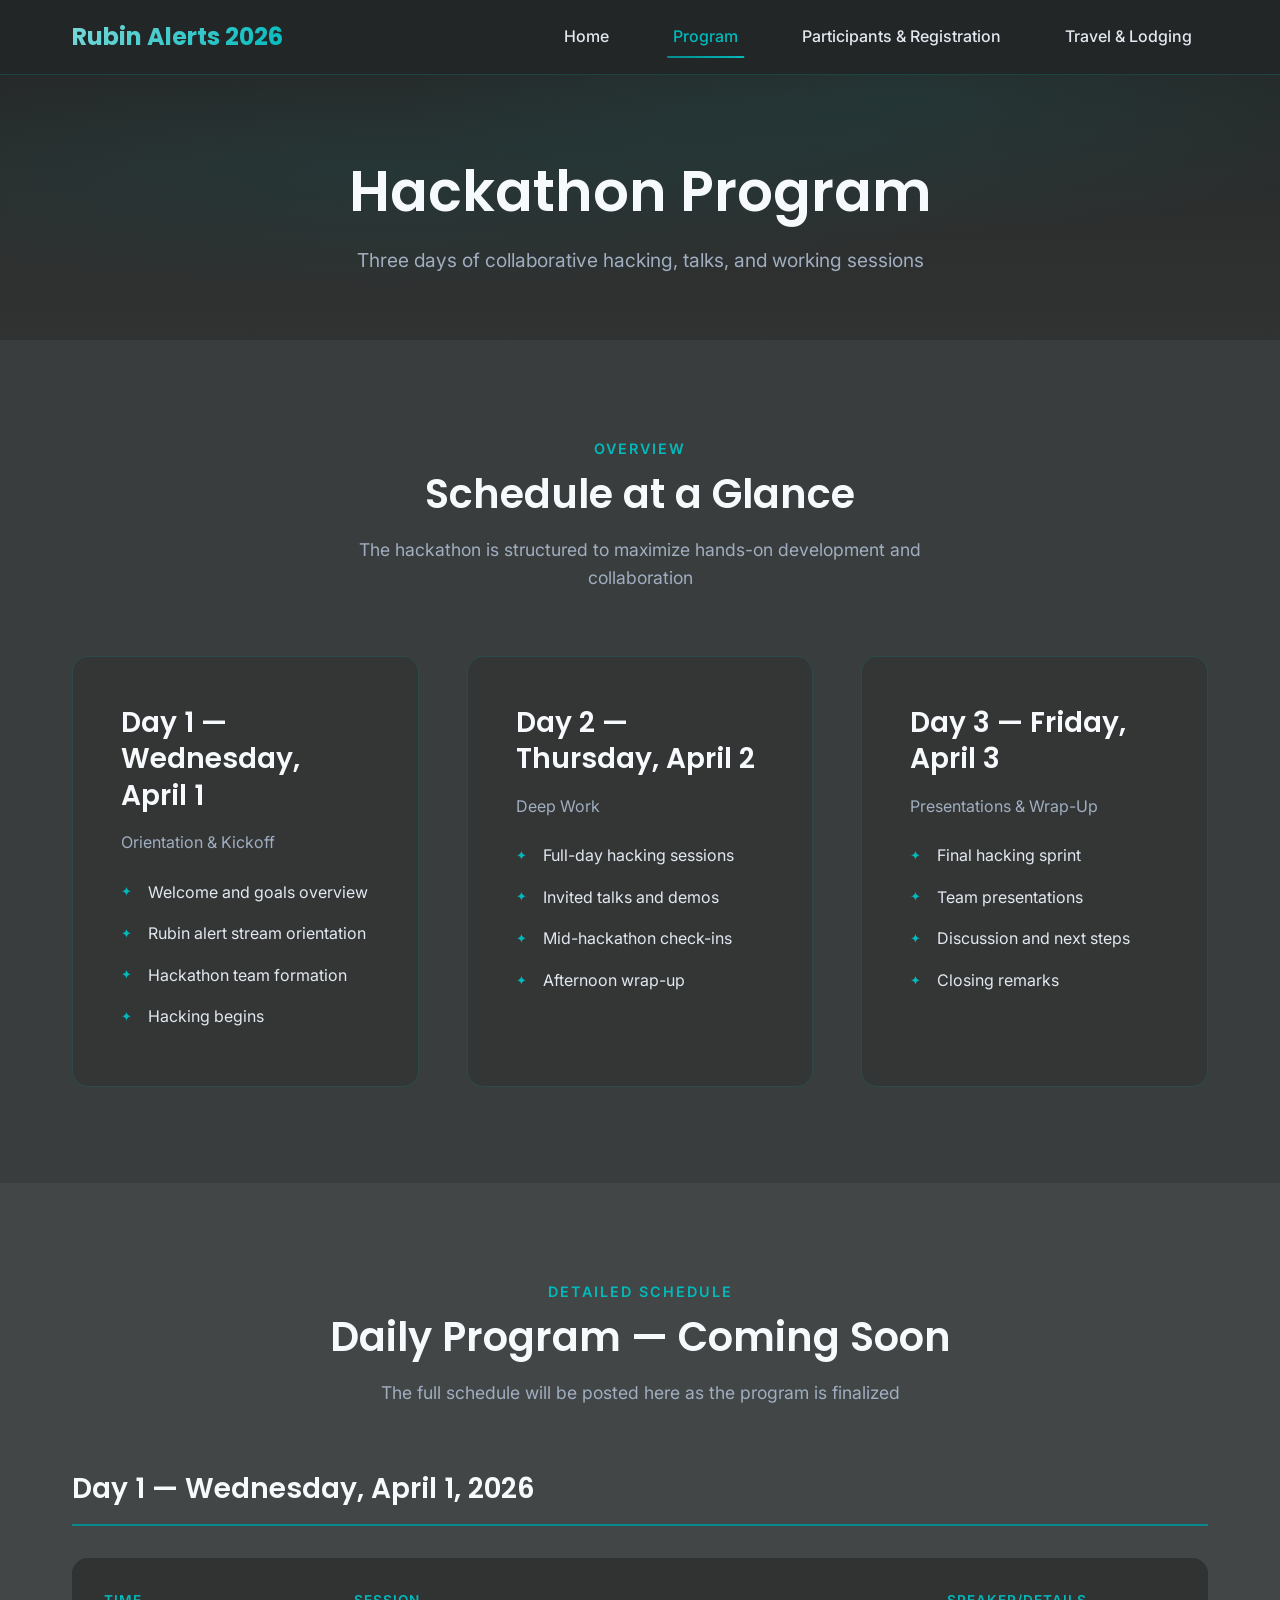
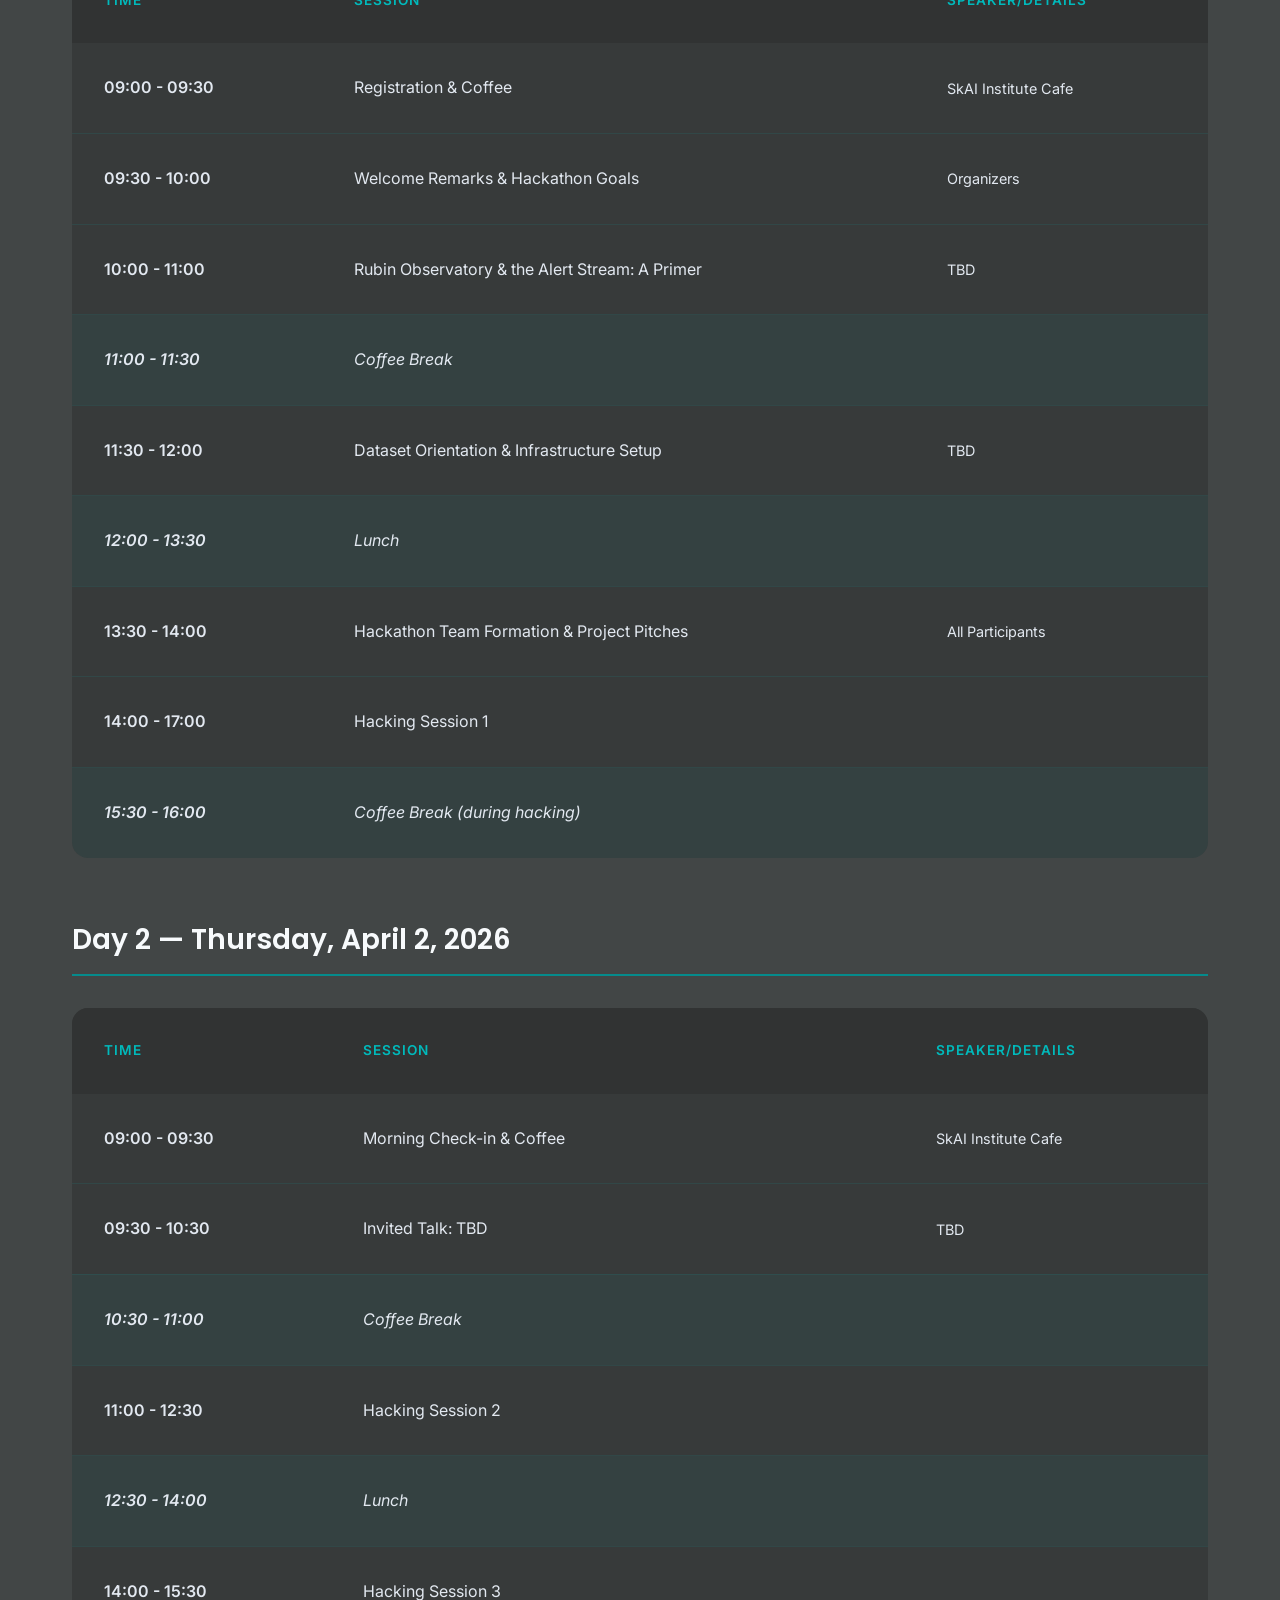
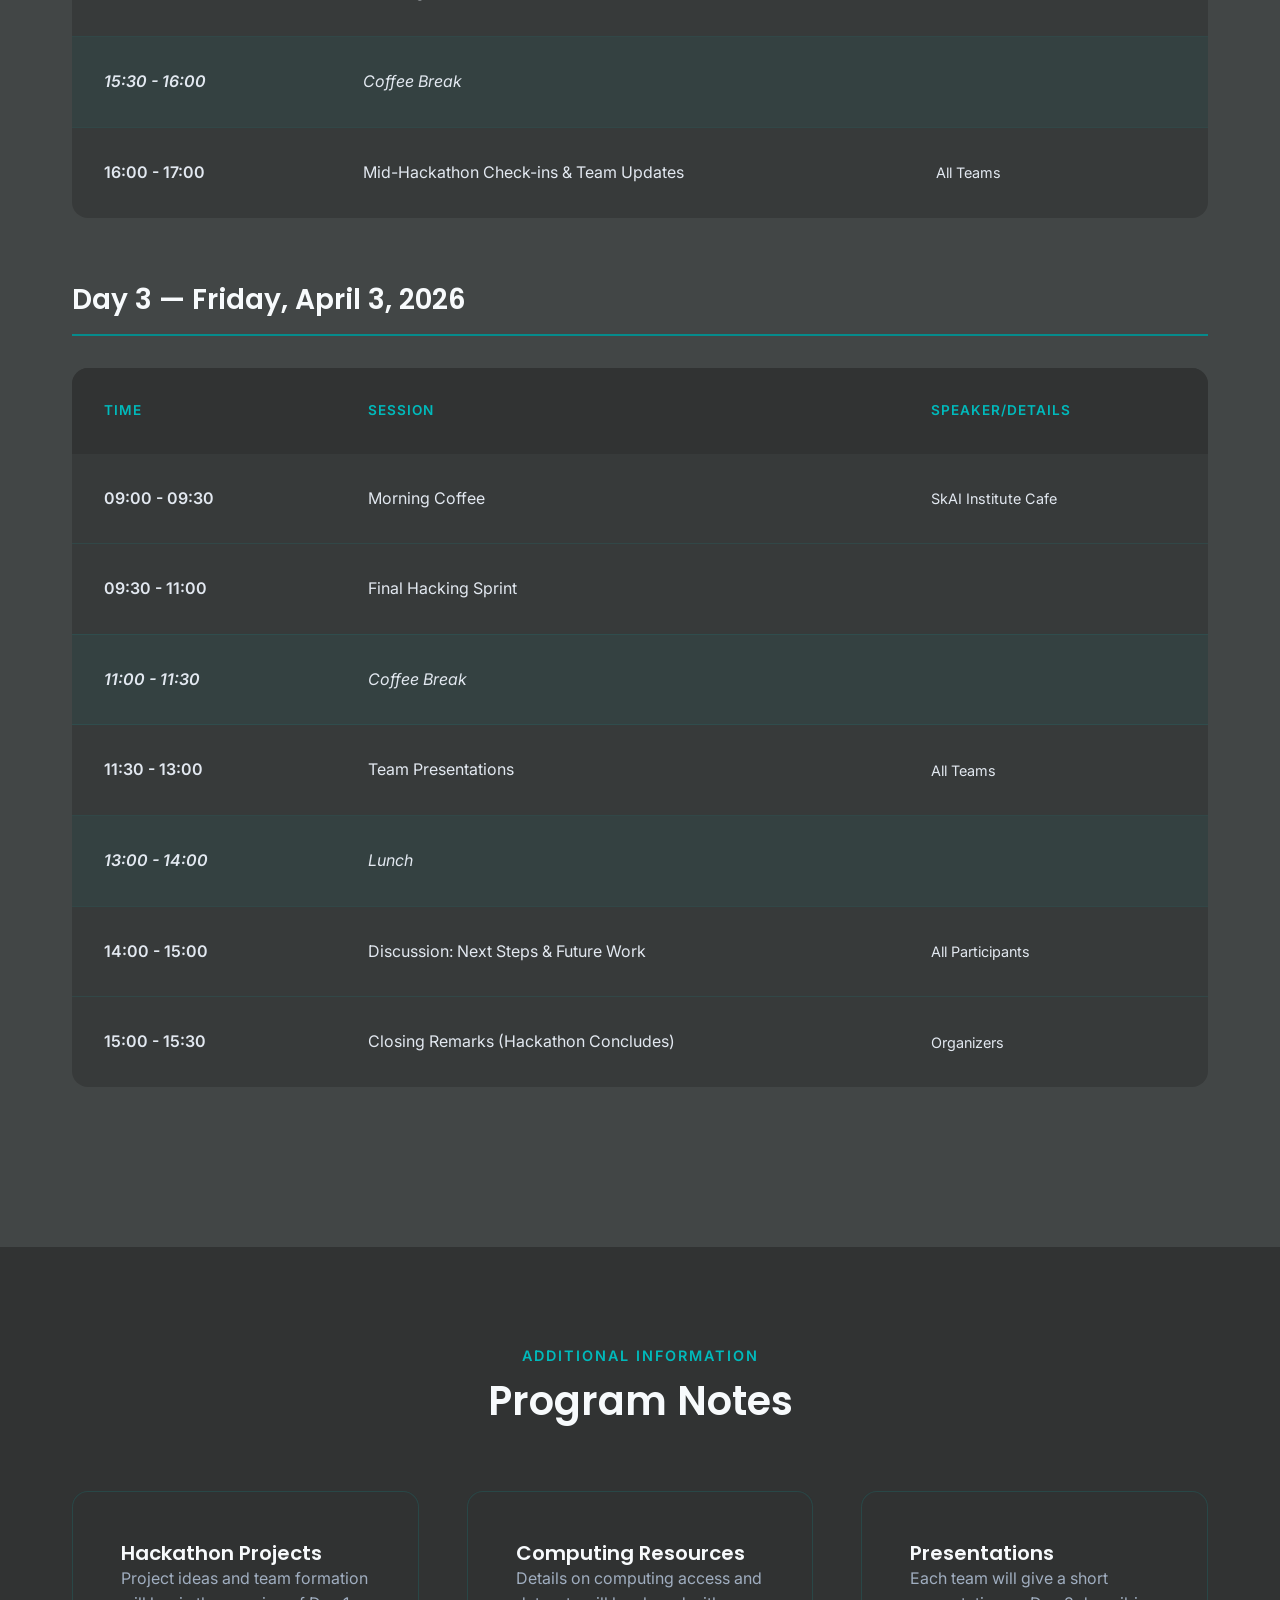
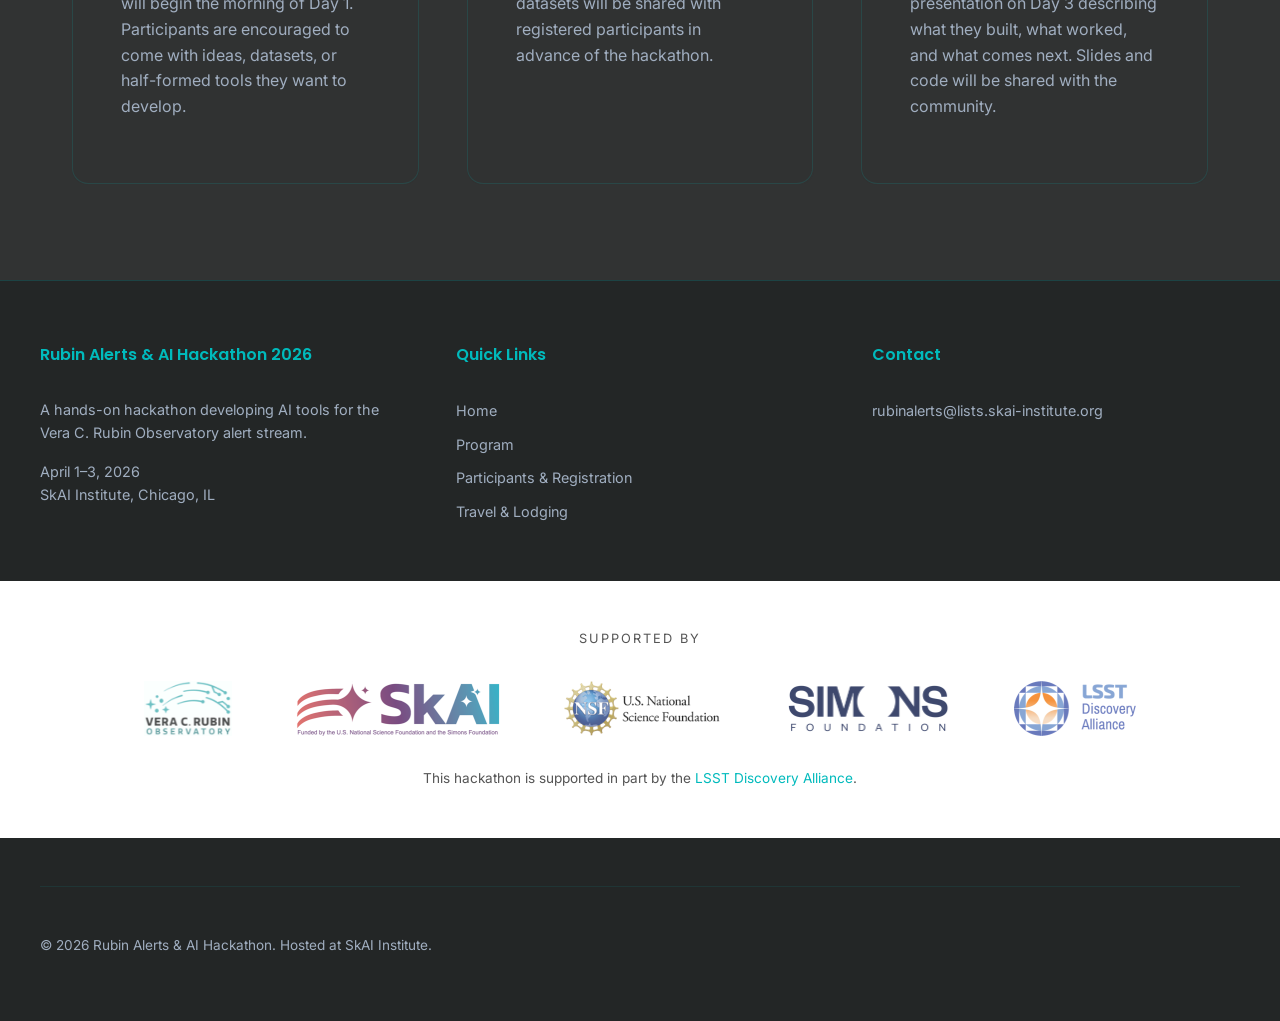
<file: program.html>
<!DOCTYPE html>
<html lang="en">
<head>
    <meta charset="UTF-8">
    <meta name="viewport" content="width=device-width, initial-scale=1.0">
    <meta name="description" content="Rubin Alerts and AI Hackathon 2026 Program - Schedule for April 1-3, 2026 at SkAI Institute, Chicago.">
    <title>Program | Rubin Alerts &amp; AI Hackathon 2026</title>

    <!-- Google Fonts -->
    <link rel="preconnect" href="https://fonts.googleapis.com">
    <link rel="preconnect" href="https://fonts.gstatic.com" crossorigin>
    <link href="https://fonts.googleapis.com/css2?family=Inter:wght@300;400;500;600;700&family=Poppins:wght@400;500;600;700&display=swap" rel="stylesheet">

    <!-- Stylesheet -->
    <link rel="stylesheet" href="css/styles.css">
</head>
<body>
    <!-- Navigation -->
    <nav class="navbar">
        <div class="nav-container">
            <a href="index.html" class="nav-logo">
                <span class="nav-logo-text">Rubin Alerts 2026</span>
            </a>

            <input type="checkbox" id="nav-toggle" class="hamburger-checkbox">
            <label for="nav-toggle" class="hamburger">
                <span></span>
                <span></span>
                <span></span>
            </label>

            <ul class="nav-links">
                <li><a href="index.html" class="jiggle-link">Home</a></li>
                <li><a href="program.html" class="active jiggle-link">Program</a></li>
                <li><a href="participants.html" class="jiggle-link">Participants &amp; Registration</a></li>
                <li><a href="travel.html" class="jiggle-link">Travel &amp; Lodging</a></li>
            </ul>
        </div>
    </nav>

    <!-- Page Banner -->
    <section class="page-banner">
        <h1>Hackathon Program</h1>
        <p>Three days of collaborative hacking, talks, and working sessions</p>
    </section>

    <!-- Program Overview -->
    <section class="section section-secondary">
        <div class="container">
            <div class="section-header">
                <span class="section-label">Overview</span>
                <h2>Schedule at a Glance</h2>
                <p>The hackathon is structured to maximize hands-on development and collaboration</p>
            </div>

            <div class="card-grid">
                <div class="card">
                    <h3>Day 1 — Wednesday, April 1</h3>
                    <p>Orientation &amp; Kickoff</p>
                    <ul class="data-features">
                        <li>Welcome and goals overview</li>
                        <li>Rubin alert stream orientation</li>
                        <li>Hackathon team formation</li>
                        <li>Hacking begins</li>
                    </ul>
                </div>
                <div class="card">
                    <h3>Day 2 — Thursday, April 2</h3>
                    <p>Deep Work</p>
                    <ul class="data-features">
                        <li>Full-day hacking sessions</li>
                        <li>Invited talks and demos</li>
                        <li>Mid-hackathon check-ins</li>
                        <li>Afternoon wrap-up</li>
                    </ul>
                </div>
                <div class="card">
                    <h3>Day 3 — Friday, April 3</h3>
                    <p>Presentations &amp; Wrap-Up</p>
                    <ul class="data-features">
                        <li>Final hacking sprint</li>
                        <li>Team presentations</li>
                        <li>Discussion and next steps</li>
                        <li>Closing remarks</li>
                    </ul>
                </div>
            </div>
        </div>
    </section>

    <!-- Detailed Schedule -->
    <section class="section section-tertiary">
        <div class="container">
            <div class="section-header">
                <span class="section-label">Detailed Schedule</span>
                <h2>Daily Program — Coming Soon</h2>
                <p>The full schedule will be posted here as the program is finalized</p>
            </div>

            <!-- Day 1 -->
            <div class="program-day">
                <h3>Day 1 — Wednesday, April 1, 2026</h3>
                <table class="schedule-table">
                    <thead>
                        <tr>
                            <th>Time</th>
                            <th>Session</th>
                            <th>Speaker/Details</th>
                        </tr>
                    </thead>
                    <tbody>
                        <tr>
                            <td class="schedule-time">09:00 - 09:30</td>
                            <td>Registration &amp; Coffee</td>
                            <td class="schedule-speaker">SkAI Institute Cafe</td>
                        </tr>
                        <tr>
                            <td class="schedule-time">09:30 - 10:00</td>
                            <td>Welcome Remarks &amp; Hackathon Goals</td>
                            <td class="schedule-speaker">Organizers</td>
                        </tr>
                        <tr>
                            <td class="schedule-time">10:00 - 11:00</td>
                            <td>Rubin Observatory &amp; the Alert Stream: A Primer</td>
                            <td class="schedule-speaker">TBD</td>
                        </tr>
                        <tr class="schedule-break">
                            <td class="schedule-time">11:00 - 11:30</td>
                            <td colspan="2">Coffee Break</td>
                        </tr>
                        <tr>
                            <td class="schedule-time">11:30 - 12:00</td>
                            <td>Dataset Orientation &amp; Infrastructure Setup</td>
                            <td class="schedule-speaker">TBD</td>
                        </tr>
                        <tr class="schedule-break">
                            <td class="schedule-time">12:00 - 13:30</td>
                            <td colspan="2">Lunch</td>
                        </tr>
                        <tr>
                            <td class="schedule-time">13:30 - 14:00</td>
                            <td>Hackathon Team Formation &amp; Project Pitches</td>
                            <td class="schedule-speaker">All Participants</td>
                        </tr>
                        <tr>
                            <td class="schedule-time">14:00 - 17:00</td>
                            <td colspan="2">Hacking Session 1</td>
                        </tr>
                        <tr class="schedule-break">
                            <td class="schedule-time">15:30 - 16:00</td>
                            <td colspan="2">Coffee Break (during hacking)</td>
                        </tr>
                    </tbody>
                </table>
            </div>

            <!-- Day 2 -->
            <div class="program-day">
                <h3>Day 2 — Thursday, April 2, 2026</h3>
                <table class="schedule-table">
                    <thead>
                        <tr>
                            <th>Time</th>
                            <th>Session</th>
                            <th>Speaker/Details</th>
                        </tr>
                    </thead>
                    <tbody>
                        <tr>
                            <td class="schedule-time">09:00 - 09:30</td>
                            <td>Morning Check-in &amp; Coffee</td>
                            <td class="schedule-speaker">SkAI Institute Cafe</td>
                        </tr>
                        <tr>
                            <td class="schedule-time">09:30 - 10:30</td>
                            <td>Invited Talk: TBD</td>
                            <td class="schedule-speaker">TBD</td>
                        </tr>
                        <tr class="schedule-break">
                            <td class="schedule-time">10:30 - 11:00</td>
                            <td colspan="2">Coffee Break</td>
                        </tr>
                        <tr>
                            <td class="schedule-time">11:00 - 12:30</td>
                            <td colspan="2">Hacking Session 2</td>
                        </tr>
                        <tr class="schedule-break">
                            <td class="schedule-time">12:30 - 14:00</td>
                            <td colspan="2">Lunch</td>
                        </tr>
                        <tr>
                            <td class="schedule-time">14:00 - 15:30</td>
                            <td colspan="2">Hacking Session 3</td>
                        </tr>
                        <tr class="schedule-break">
                            <td class="schedule-time">15:30 - 16:00</td>
                            <td colspan="2">Coffee Break</td>
                        </tr>
                        <tr>
                            <td class="schedule-time">16:00 - 17:00</td>
                            <td>Mid-Hackathon Check-ins &amp; Team Updates</td>
                            <td class="schedule-speaker">All Teams</td>
                        </tr>
                    </tbody>
                </table>
            </div>

            <!-- Day 3 -->
            <div class="program-day">
                <h3>Day 3 — Friday, April 3, 2026</h3>
                <table class="schedule-table">
                    <thead>
                        <tr>
                            <th>Time</th>
                            <th>Session</th>
                            <th>Speaker/Details</th>
                        </tr>
                    </thead>
                    <tbody>
                        <tr>
                            <td class="schedule-time">09:00 - 09:30</td>
                            <td>Morning Coffee</td>
                            <td class="schedule-speaker">SkAI Institute Cafe</td>
                        </tr>
                        <tr>
                            <td class="schedule-time">09:30 - 11:00</td>
                            <td colspan="2">Final Hacking Sprint</td>
                        </tr>
                        <tr class="schedule-break">
                            <td class="schedule-time">11:00 - 11:30</td>
                            <td colspan="2">Coffee Break</td>
                        </tr>
                        <tr>
                            <td class="schedule-time">11:30 - 13:00</td>
                            <td>Team Presentations</td>
                            <td class="schedule-speaker">All Teams</td>
                        </tr>
                        <tr class="schedule-break">
                            <td class="schedule-time">13:00 - 14:00</td>
                            <td colspan="2">Lunch</td>
                        </tr>
                        <tr>
                            <td class="schedule-time">14:00 - 15:00</td>
                            <td>Discussion: Next Steps &amp; Future Work</td>
                            <td class="schedule-speaker">All Participants</td>
                        </tr>
                        <tr>
                            <td class="schedule-time">15:00 - 15:30</td>
                            <td>Closing Remarks (Hackathon Concludes)</td>
                            <td class="schedule-speaker">Organizers</td>
                        </tr>
                    </tbody>
                </table>
            </div>
        </div>
    </section>

    <!-- Program Notes -->
    <section class="section section-primary">
        <div class="container">
            <div class="section-header">
                <span class="section-label">Additional Information</span>
                <h2>Program Notes</h2>
            </div>
            <div class="card-grid">
                <div class="card">
                    <h4>Hackathon Projects</h4>
                    <p>Project ideas and team formation will begin the morning of Day 1. Participants are encouraged to come with ideas, datasets, or half-formed tools they want to develop.</p>
                </div>
                <div class="card">
                    <h4>Computing Resources</h4>
                    <p>Details on computing access and datasets will be shared with registered participants in advance of the hackathon.</p>
                </div>
                <div class="card">
                    <h4>Presentations</h4>
                    <p>Each team will give a short presentation on Day 3 describing what they built, what worked, and what comes next. Slides and code will be shared with the community.</p>
                </div>
            </div>
        </div>
    </section>

    <!-- Footer -->
    <footer class="footer">
        <div class="footer-content">
            <div class="footer-section">
                <h4>Rubin Alerts &amp; AI Hackathon 2026</h4>
                <p>A hands-on hackathon developing AI tools for the Vera C. Rubin Observatory alert stream.</p>
                <p class="mt-sm">April 1–3, 2026<br>SkAI Institute, Chicago, IL</p>
            </div>
            <div class="footer-section">
                <h4>Quick Links</h4>
                <ul class="footer-links">
                    <li><a href="index.html" class="jiggle-link">Home</a></li>
                    <li><a href="program.html" class="jiggle-link">Program</a></li>
                    <li><a href="participants.html" class="jiggle-link">Participants &amp; Registration</a></li>
                    <li><a href="travel.html" class="jiggle-link">Travel &amp; Lodging</a></li>
                </ul>
            </div>
            <div class="footer-section">
                <h4>Contact</h4>
                <ul class="footer-links">
                    <li><a href="mailto:rubinalerts@lists.skai-institute.org" class="jiggle-link">rubinalerts@lists.skai-institute.org</a></li>
                </ul>
            </div>
        </div>
        <div class="footer-logos">
            <p class="footer-logos-label">Supported by</p>
            <div class="footer-logos-row">
                <a href="https://rubinobservatory.org/" target="_blank" rel="noopener" class="footer-logo-link"><img src="assets/images/logo-rubin.png" alt="Rubin Observatory" class="footer-logo"></a>
                <a href="https://skai-institute.org/" target="_blank" rel="noopener" class="footer-logo-link"><img src="assets/images/logo-skai.png" alt="NSF-Simons SkAI Institute" class="footer-logo"></a>
                <a href="https://nsf.gov/" target="_blank" rel="noopener" class="footer-logo-link"><img src="assets/images/logo-nsf.png" alt="National Science Foundation" class="footer-logo"></a>
                <a href="https://www.simonsfoundation.org/" target="_blank" rel="noopener" class="footer-logo-link"><img src="assets/images/SimonsFoundation.png" alt="Simons Foundation" class="footer-logo"></a>
                <a href="https://lsstdiscoveryalliance.org/" target="_blank" rel="noopener" class="footer-logo-link"><img src="assets/images/logo-lsstda.png" alt="LSST Discovery Alliance" class="footer-logo"></a>
            </div>
            <p class="footer-funding-note">This hackathon is supported in part by the <a href="https://lsstdiscoveryalliance.org/" target="_blank" rel="noopener">LSST Discovery Alliance</a>.</p>
        </div>
        <div class="footer-bottom">
            <p>&copy; 2026 Rubin Alerts &amp; AI Hackathon. Hosted at SkAI Institute.</p>
        </div>
    </footer>

    <script>
        window.addEventListener('scroll', function() {
            const navbar = document.querySelector('.navbar');
            if (window.scrollY > 50) {
                navbar.classList.add('scrolled');
            } else {
                navbar.classList.remove('scrolled');
            }
        });

        document.querySelectorAll('.nav-links a').forEach(link => {
            link.addEventListener('click', () => {
                document.getElementById('nav-toggle').checked = false;
            });
        });
    </script>
</body>
</html>
</file>
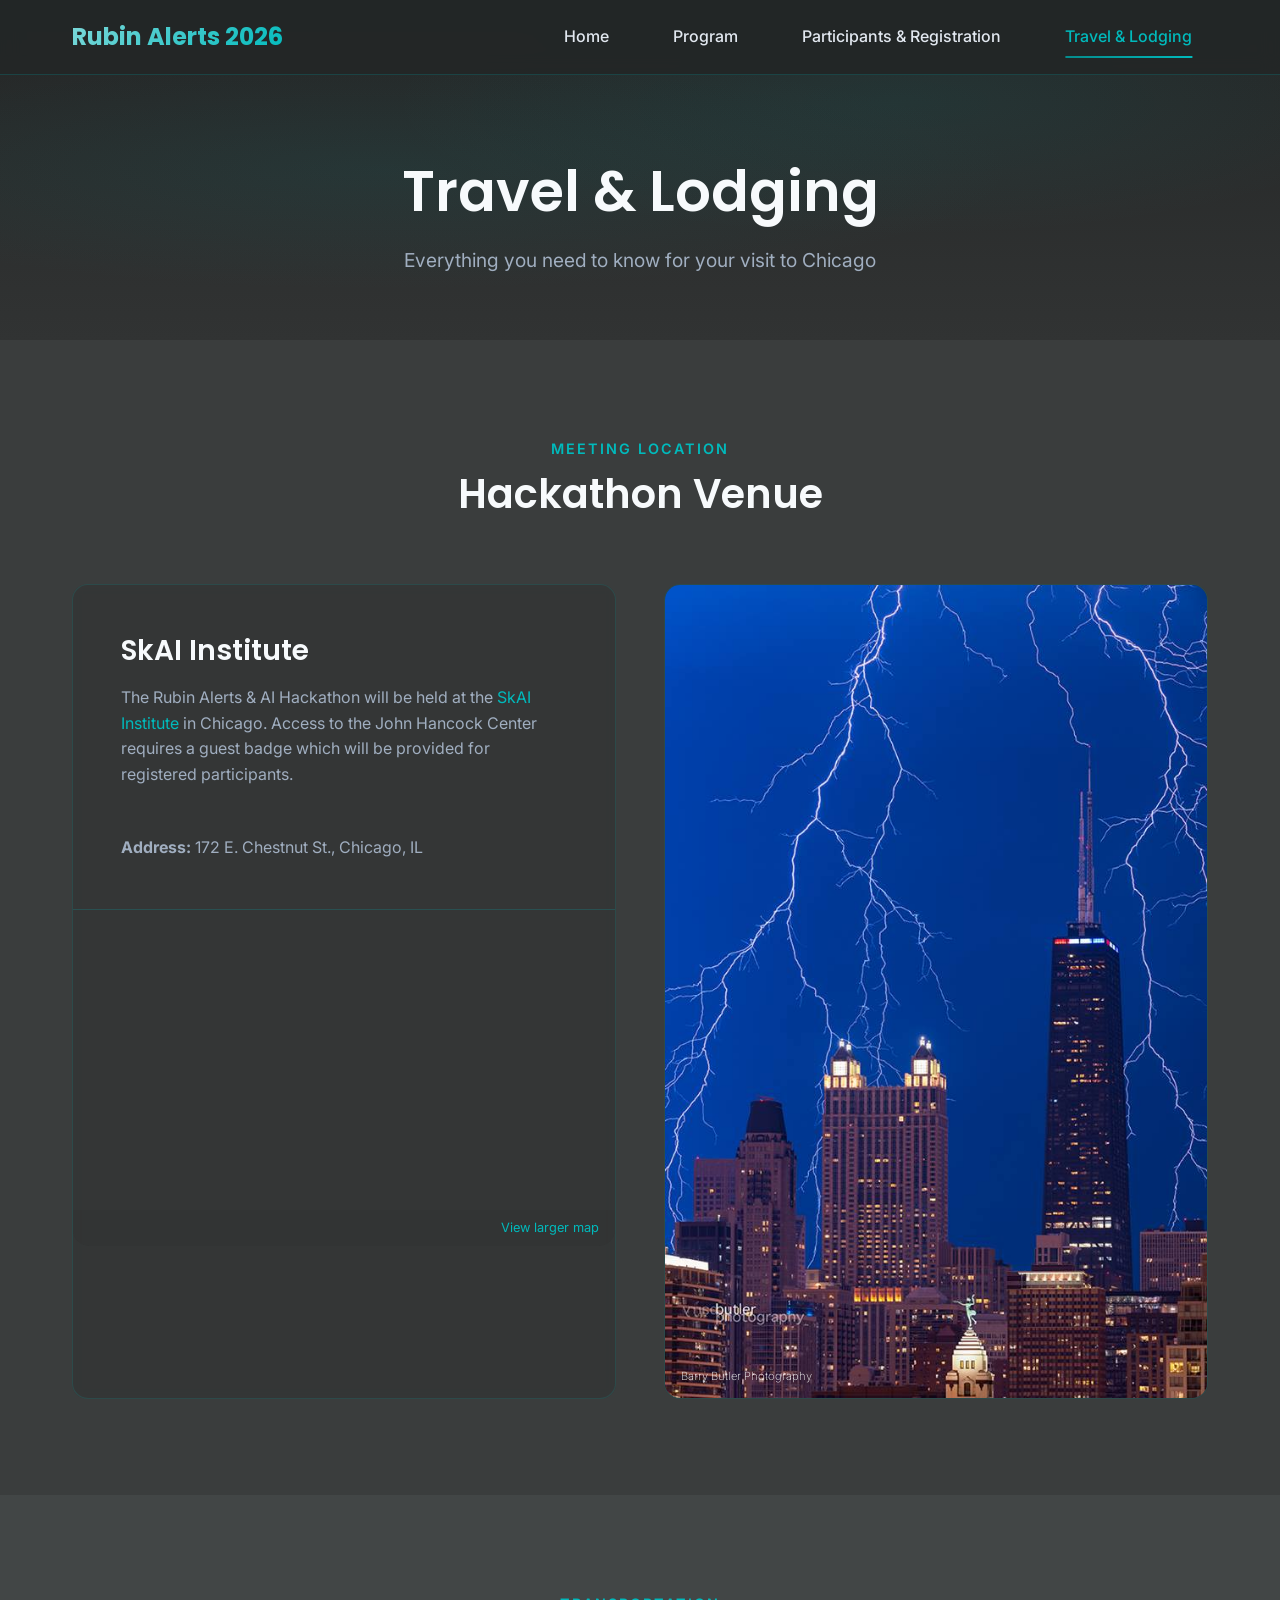
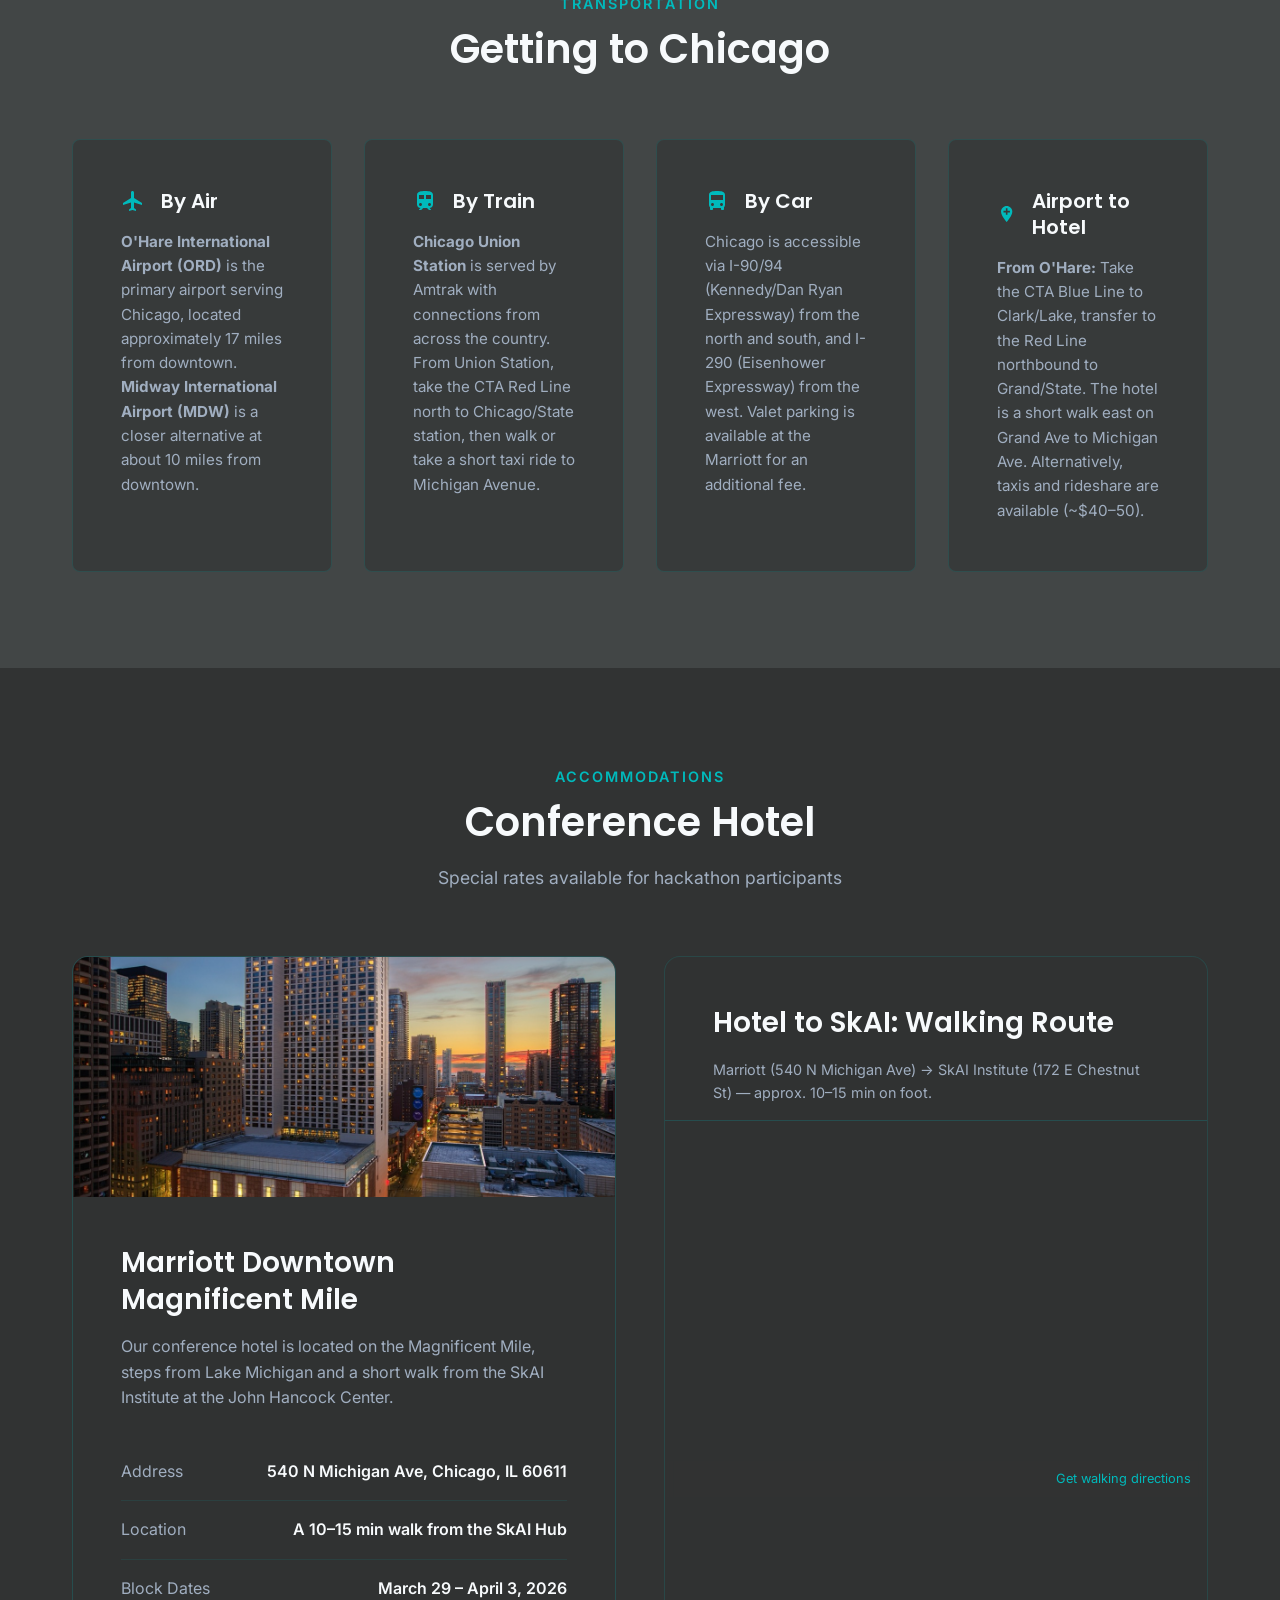
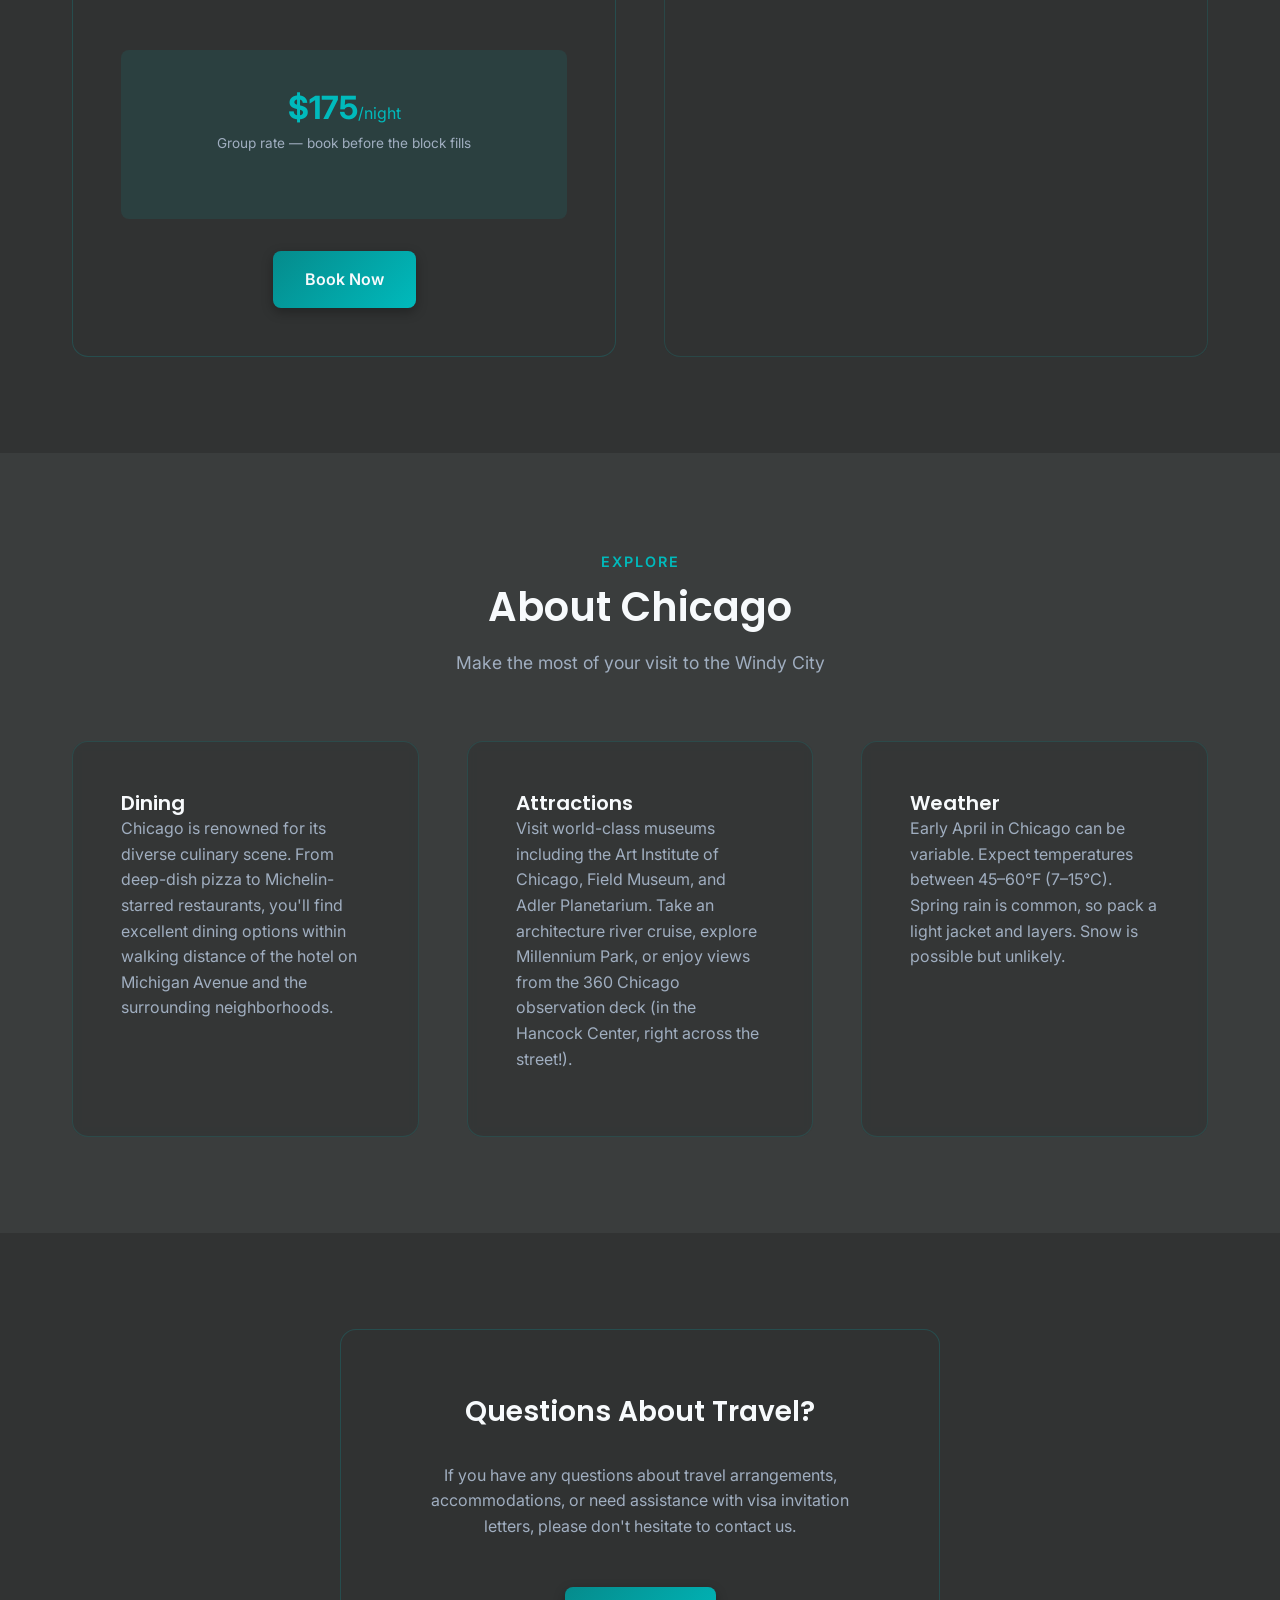
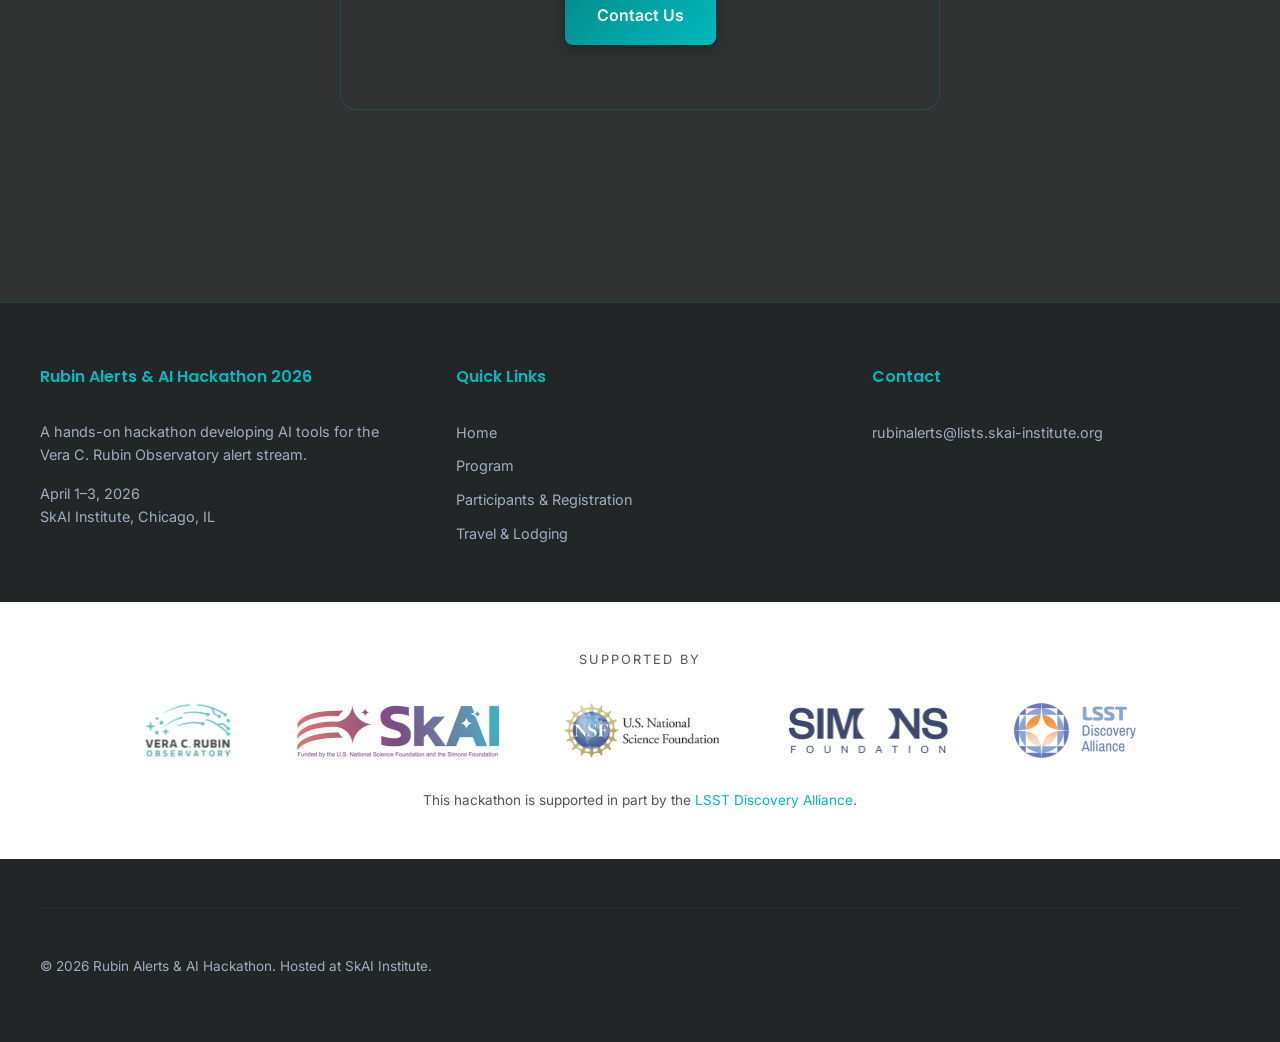
<file: travel.html>
<!DOCTYPE html>
<html lang="en">
<head>
    <meta charset="UTF-8">
    <meta name="viewport" content="width=device-width, initial-scale=1.0">
    <meta name="description" content="Rubin Alerts and AI Hackathon 2026 — Travel and Lodging Information for Chicago, IL.">
    <title>Travel &amp; Lodging | Rubin Alerts &amp; AI Hackathon 2026</title>

    <!-- Google Fonts -->
    <link rel="preconnect" href="https://fonts.googleapis.com">
    <link rel="preconnect" href="https://fonts.gstatic.com" crossorigin>
    <link href="https://fonts.googleapis.com/css2?family=Inter:wght@300;400;500;600;700&family=Poppins:wght@400;500;600;700&display=swap" rel="stylesheet">

    <!-- Stylesheet -->
    <link rel="stylesheet" href="css/styles.css">
</head>
<body>
    <!-- Navigation -->
    <nav class="navbar">
        <div class="nav-container">
            <a href="index.html" class="nav-logo">
                <span class="nav-logo-text">Rubin Alerts 2026</span>
            </a>

            <input type="checkbox" id="nav-toggle" class="hamburger-checkbox">
            <label for="nav-toggle" class="hamburger">
                <span></span>
                <span></span>
                <span></span>
            </label>

            <ul class="nav-links">
                <li><a href="index.html" class="jiggle-link">Home</a></li>
                <li><a href="program.html" class="jiggle-link">Program</a></li>
                <li><a href="participants.html" class="jiggle-link">Participants &amp; Registration</a></li>
                <li><a href="travel.html" class="active jiggle-link">Travel &amp; Lodging</a></li>
            </ul>
        </div>
    </nav>

    <!-- Page Banner -->
    <section class="page-banner">
        <h1>Travel &amp; Lodging</h1>
        <p>Everything you need to know for your visit to Chicago</p>
    </section>

    <!-- Workshop Venue -->
    <section class="section section-secondary">
        <div class="container">
            <div class="section-header">
                <span class="section-label">Meeting Location</span>
                <h2>Hackathon Venue</h2>
            </div>

            <div class="card-grid">
                <div class="card" style="display:flex; flex-direction:column;">
                    <h3>SkAI Institute</h3>
                    <p>The Rubin Alerts &amp; AI Hackathon will be held at the <a href="https://skai-institute.org/" target="_blank" rel="noopener">SkAI Institute</a> in Chicago. Access to the John Hancock Center requires a guest badge which will be provided for registered participants.</p>
                    <p class="mt-md"><strong>Address:</strong> 172 E. Chestnut St., Chicago, IL</p>
                    <div class="venue-map-inline">
                        <iframe
                            src="https://www.openstreetmap.org/export/embed.html?bbox=-87.6276%2C41.8954%2C-87.6186%2C41.9014&amp;layer=mapnik&amp;marker=41.8984%2C-87.6231"
                            title="Map showing SkAI Institute at 172 E. Chestnut St., Chicago, IL"
                            allowfullscreen
                            loading="lazy"
                        ></iframe>
                        <p class="venue-map-link">
                            <a href="https://www.openstreetmap.org/?mlat=41.8984&amp;mlon=-87.6231#map=16/41.8984/-87.6231" target="_blank" rel="noopener">View larger map</a>
                        </p>
                    </div>
                </div>
                <div class="card card-image">
                    <figure class="venue-photo">
                        <picture>
                            <img
                                src="assets/images/skai.jpg"
                                alt="SkAI Institute at the John Hancock Center, Chicago"
                                loading="lazy"
                                class="venue-img"
                            />
                        </picture>
                        <figcaption class="venue-caption">
                            Barry Butler Photography
                        </figcaption>
                    </figure>
                </div>
            </div>


        </div>
    </section>

    <!-- Getting to Chicago -->
    <section class="section section-tertiary">
        <div class="container">
            <div class="section-header">
                <span class="section-label">Transportation</span>
                <h2>Getting to Chicago</h2>
            </div>

            <div class="transport-options">
                <div class="transport-item">
                    <h4>
                        <svg xmlns="http://www.w3.org/2000/svg" viewBox="0 0 24 24">
                            <path d="M21 16v-2l-8-5V3.5c0-.83-.67-1.5-1.5-1.5S10 2.67 10 3.5V9l-8 5v2l8-2.5V19l-2 1.5V22l3.5-1 3.5 1v-1.5L13 19v-5.5l8 2.5z"/>
                        </svg>
                        By Air
                    </h4>
                    <p><strong>O'Hare International Airport (ORD)</strong> is the primary airport serving Chicago, located approximately 17 miles from downtown. <strong>Midway International Airport (MDW)</strong> is a closer alternative at about 10 miles from downtown.</p>
                </div>

                <div class="transport-item">
                    <h4>
                        <svg xmlns="http://www.w3.org/2000/svg" viewBox="0 0 24 24">
                            <path d="M12 2c-4 0-8 .5-8 4v9.5C4 17.43 5.57 19 7.5 19L6 20.5v.5h2.23l2-2H14l2 2h2v-.5L16.5 19c1.93 0 3.5-1.57 3.5-3.5V6c0-3.5-3.58-4-8-4zM7.5 17c-.83 0-1.5-.67-1.5-1.5S6.67 14 7.5 14s1.5.67 1.5 1.5S8.33 17 7.5 17zm3.5-7H6V6h5v4zm2 0V6h5v4h-5zm3.5 7c-.83 0-1.5-.67-1.5-1.5s.67-1.5 1.5-1.5 1.5.67 1.5 1.5-.67 1.5-1.5 1.5z"/>
                        </svg>
                        By Train
                    </h4>
                    <p><strong>Chicago Union Station</strong> is served by Amtrak with connections from across the country. From Union Station, take the CTA Red Line north to Chicago/State station, then walk or take a short taxi ride to Michigan Avenue.</p>
                </div>

                <div class="transport-item">
                    <h4>
                        <svg xmlns="http://www.w3.org/2000/svg" viewBox="0 0 24 24">
                            <path d="M4 16c0 .88.39 1.67 1 2.22V20c0 .55.45 1 1 1h1c.55 0 1-.45 1-1v-1h8v1c0 .55.45 1 1 1h1c.55 0 1-.45 1-1v-1.78c.61-.55 1-1.34 1-2.22V6c0-3.5-3.58-4-8-4s-8 .5-8 4v10zm3.5 1c-.83 0-1.5-.67-1.5-1.5S6.67 14 7.5 14s1.5.67 1.5 1.5S8.33 17 7.5 17zm9 0c-.83 0-1.5-.67-1.5-1.5s.67-1.5 1.5-1.5 1.5.67 1.5 1.5-.67 1.5-1.5 1.5zm1.5-6H6V6h12v5z"/>
                        </svg>
                        By Car
                    </h4>
                    <p>Chicago is accessible via I-90/94 (Kennedy/Dan Ryan Expressway) from the north and south, and I-290 (Eisenhower Expressway) from the west. Valet parking is available at the Marriott for an additional fee.</p>
                </div>

                <div class="transport-item">
                    <h4>
                        <svg xmlns="http://www.w3.org/2000/svg" viewBox="0 0 24 24">
                            <path d="M12 2C8.14 2 5 5.14 5 9c0 5.25 7 13 7 13s7-7.75 7-13c0-3.86-3.14-7-7-7zm4 8h-3v3h-2v-3H8V8h3V5h2v3h3v2z"/>
                        </svg>
                        Airport to Hotel
                    </h4>
                    <p><strong>From O'Hare:</strong> Take the CTA Blue Line to Clark/Lake, transfer to the Red Line northbound to Grand/State. The hotel is a short walk east on Grand Ave to Michigan Ave. Alternatively, taxis and rideshare are available (~$40–50).</p>
                </div>
            </div>
        </div>
    </section>

    <!-- Conference Hotel Section -->
    <section class="section section-primary">
        <div class="container">
            <div class="section-header">
                <span class="section-label">Accommodations</span>
                <h2>Conference Hotel</h2>
                <p>Special rates available for hackathon participants</p>
            </div>

            <div class="travel-grid">
                <div class="hotel-card">
                    <div class="hotel-image" style="height: auto; background: none; display: block;">
                        <img
                            src="assets/images/marriott-exterior.jpg"
                            alt="Marriott Downtown Magnificent Mile exterior, Chicago"
                            loading="lazy"
                            style="width: 100%; height: 240px; object-fit: cover; display: block;"
                        >
                    </div>
                    <div class="hotel-details">
                        <h3>Marriott Downtown Magnificent Mile</h3>
                        <p>Our conference hotel is located on the Magnificent Mile, steps from Lake Michigan and a short walk from the SkAI Institute at the John Hancock Center.</p>

                        <ul class="hotel-info-list">
                            <li>
                                <span class="label">Address</span>
                                <span class="value">540 N Michigan Ave, Chicago, IL 60611</span>
                            </li>
                            <li>
                                <span class="label">Location</span>
                                <span class="value">A 10–15 min walk from the SkAI Hub</span>
                            </li>
                            <li>
                                <span class="label">Block Dates</span>
                                <span class="value">March 29 – April 3, 2026</span>
                            </li>
                        </ul>

                        <div class="hotel-rate">
                            <div class="price">$175<span style="font-size: 1rem; font-weight: normal;">/night</span></div>
                            <p class="price-note">Group rate — book before the block fills</p>
                        </div>

                        <div class="mt-md" style="text-align: center;">
                            <a href="https://book.passkey.com/event/51199151/owner/1361/home?utm_campaign=299602763" target="_blank" rel="noopener" class="btn btn-primary jiggle-link">Book Now</a>
                        </div>
                    </div>
                </div>

                <div class="card" style="display: flex; flex-direction: column; padding: 0; overflow: hidden;">
                    <div style="padding: var(--spacing-lg) var(--spacing-lg) var(--spacing-sm);">
                        <h3>Hotel to SkAI: Walking Route</h3>
                        <p style="font-size: 0.9rem; color: var(--text-muted); margin-bottom: 0;">Marriott (540 N Michigan Ave) → SkAI Institute (172 E Chestnut St) — approx. 10–15 min on foot.</p>
                    </div>
                    <div class="venue-map-inline" style="margin: 0; border-radius: 0 0 var(--radius-lg) var(--radius-lg); flex: 1;">
                        <iframe
                            src="https://www.openstreetmap.org/export/embed.html?bbox=-87.6285%2C41.8905%2C-87.6205%2C41.9010&amp;layer=mapnik&amp;marker=41.8984%2C-87.6231"
                            title="Walking route from Marriott Downtown Magnificent Mile to SkAI Institute"
                            allowfullscreen
                            loading="lazy"
                            style="height: 340px;"
                        ></iframe>
                        <p class="venue-map-link">
                            <a href="https://www.openstreetmap.org/directions?engine=fossgis_osrm_foot&route=41.8924%2C-87.6245%3B41.8984%2C-87.6231#map=16/41.8954/-87.6238" target="_blank" rel="noopener">Get walking directions</a>
                        </p>
                    </div>
                </div>
            </div>
        </div>
    </section>

    <!-- Local Information -->
    <section class="section section-secondary">
        <div class="container">
            <div class="section-header">
                <span class="section-label">Explore</span>
                <h2>About Chicago</h2>
                <p>Make the most of your visit to the Windy City</p>
            </div>

            <div class="card-grid">
                <div class="card">
                    <h4>Dining</h4>
                    <p>Chicago is renowned for its diverse culinary scene. From deep-dish pizza to Michelin-starred restaurants, you'll find excellent dining options within walking distance of the hotel on Michigan Avenue and the surrounding neighborhoods.</p>
                </div>
                <div class="card">
                    <h4>Attractions</h4>
                    <p>Visit world-class museums including the Art Institute of Chicago, Field Museum, and Adler Planetarium. Take an architecture river cruise, explore Millennium Park, or enjoy views from the 360 Chicago observation deck (in the Hancock Center, right across the street!).</p>
                </div>
                <div class="card">
                    <h4>Weather</h4>
                    <p>Early April in Chicago can be variable. Expect temperatures between 45–60°F (7–15°C). Spring rain is common, so pack a light jacket and layers. Snow is possible but unlikely.</p>
                </div>
            </div>
        </div>
    </section>

    <!-- Contact for Travel -->
    <section class="section section-primary">
        <div class="container">
            <div class="registration-box">
                <h3>Questions About Travel?</h3>
                <p>If you have any questions about travel arrangements, accommodations, or need assistance with visa invitation letters, please don't hesitate to contact us.</p>
                <a href="mailto:rubinalerts@lists.skai-institute.org" class="btn btn-primary jiggle-link">Contact Us</a>
            </div>
        </div>
    </section>

    <!-- Footer -->
    <footer class="footer">
        <div class="footer-content">
            <div class="footer-section">
                <h4>Rubin Alerts &amp; AI Hackathon 2026</h4>
                <p>A hands-on hackathon developing AI tools for the Vera C. Rubin Observatory alert stream.</p>
                <p class="mt-sm">April 1–3, 2026<br>SkAI Institute, Chicago, IL</p>
            </div>
            <div class="footer-section">
                <h4>Quick Links</h4>
                <ul class="footer-links">
                    <li><a href="index.html" class="jiggle-link">Home</a></li>
                    <li><a href="program.html" class="jiggle-link">Program</a></li>
                    <li><a href="participants.html" class="jiggle-link">Participants &amp; Registration</a></li>
                    <li><a href="travel.html" class="jiggle-link">Travel &amp; Lodging</a></li>
                </ul>
            </div>
            <div class="footer-section">
                <h4>Contact</h4>
                <ul class="footer-links">
                    <li><a href="mailto:rubinalerts@lists.skai-institute.org" class="jiggle-link">rubinalerts@lists.skai-institute.org</a></li>
                </ul>
            </div>
        </div>
        <div class="footer-logos">
            <p class="footer-logos-label">Supported by</p>
            <div class="footer-logos-row">
                <a href="https://rubinobservatory.org/" target="_blank" rel="noopener" class="footer-logo-link"><img src="assets/images/logo-rubin.png" alt="Rubin Observatory" class="footer-logo"></a>
                <a href="https://skai-institute.org/" target="_blank" rel="noopener" class="footer-logo-link"><img src="assets/images/logo-skai.png" alt="NSF-Simons SkAI Institute" class="footer-logo"></a>
                <a href="https://nsf.gov/" target="_blank" rel="noopener" class="footer-logo-link"><img src="assets/images/logo-nsf.png" alt="National Science Foundation" class="footer-logo"></a>
                <a href="https://www.simonsfoundation.org/" target="_blank" rel="noopener" class="footer-logo-link"><img src="assets/images/SimonsFoundation.png" alt="Simons Foundation" class="footer-logo"></a>
                <a href="https://lsstdiscoveryalliance.org/" target="_blank" rel="noopener" class="footer-logo-link"><img src="assets/images/logo-lsstda.png" alt="LSST Discovery Alliance" class="footer-logo"></a>
            </div>
            <p class="footer-funding-note">This hackathon is supported in part by the <a href="https://lsstdiscoveryalliance.org/" target="_blank" rel="noopener">LSST Discovery Alliance</a>.</p>
        </div>
        <div class="footer-bottom">
            <p>&copy; 2026 Rubin Alerts &amp; AI Hackathon. Hosted at SkAI Institute.</p>
        </div>
    </footer>

    <script>
        window.addEventListener('scroll', function() {
            const navbar = document.querySelector('.navbar');
            if (window.scrollY > 50) {
                navbar.classList.add('scrolled');
            } else {
                navbar.classList.remove('scrolled');
            }
        });

        document.querySelectorAll('.nav-links a').forEach(link => {
            link.addEventListener('click', () => {
                document.getElementById('nav-toggle').checked = false;
            });
        });
    </script>
</body>
</html>
</file>
<file: css/styles.css>
/* ============================================
   Rubin Alerts & AI Hackathon 2026 - Stylesheet
   Color Scheme: Teal (#058B8C, #00BABC) + Dark Grey (#313333)
   ============================================ */

/* CSS Custom Properties */
:root {
    /* Primary Colors */
    --color-primary-dark: #232626;
    --color-primary: #313333;
    --color-primary-medium: #058B8C;
    --color-secondary: #058B8C;
    --color-accent: #00BABC;
    --color-light: #00BABC;
    --color-lightest: #7dd8d9;

    /* Teal Accents (replacing purple) */
    --color-purple: #058B8C;
    --color-purple-light: #00BABC;
    --color-purple-dark: #046B6C;

    /* Background Colors - No white allowed */
    --bg-dark: #232626;
    --bg-primary: #313333;
    --bg-secondary: #3a3d3d;
    --bg-tertiary: #424646;
    --bg-light: #c3e8e8;
    --bg-card: rgba(49, 51, 51, 0.6);

    /* Text Colors */
    --text-light: #e2e8f0;
    --text-white: #f7fafc;
    --text-muted: #a0aec0;
    --text-dark: #313333;

    /* Gradients */
    --gradient-primary: linear-gradient(135deg, #313333 0%, #058B8C 50%, #00BABC 100%);
    --gradient-dark: linear-gradient(180deg, #232626 0%, #313333 100%);
    --gradient-light: linear-gradient(180deg, #058B8C 0%, #3a3d3d 100%);
    --gradient-hero: linear-gradient(135deg, rgba(35, 38, 38, 0.88) 0%, rgba(49, 51, 51, 0.80) 50%, rgba(5, 139, 140, 0.75) 100%);
    --gradient-purple-accent: linear-gradient(135deg, #058B8C 0%, #00BABC 100%);

    /* Spacing */
    --spacing-xs: 0.5rem;
    --spacing-sm: 1rem;
    --spacing-md: 2rem;
    --spacing-lg: 3rem;
    --spacing-xl: 4rem;
    --spacing-xxl: 6rem;

    /* Typography */
    --font-primary: 'Inter', -apple-system, BlinkMacSystemFont, 'Segoe UI', Roboto, sans-serif;
    --font-heading: 'Poppins', 'Inter', sans-serif;

    /* Transitions */
    --transition-fast: 0.2s ease;
    --transition-medium: 0.3s ease;
    --transition-slow: 0.5s ease;

    /* Shadows */
    --shadow-sm: 0 2px 4px rgba(0, 0, 0, 0.2);
    --shadow-md: 0 4px 12px rgba(0, 0, 0, 0.3);
    --shadow-lg: 0 8px 24px rgba(0, 0, 0, 0.4);
    --shadow-glow: 0 0 20px rgba(0, 186, 188, 0.3);

    /* Border Radius */
    --radius-sm: 4px;
    --radius-md: 8px;
    --radius-lg: 16px;
    --radius-full: 9999px;
}

/* Reset & Base Styles */
*, *::before, *::after {
    margin: 0;
    padding: 0;
    box-sizing: border-box;
}

html {
    scroll-behavior: smooth;
    font-size: 16px;
}

body {
    font-family: var(--font-primary);
    background: var(--bg-dark);
    color: var(--text-light);
    line-height: 1.6;
    min-height: 100vh;
    overflow-x: hidden;
}

/* Typography */
h1, h2, h3, h4, h5, h6 {
    font-family: var(--font-heading);
    font-weight: 600;
    line-height: 1.3;
    color: var(--text-white);
}

h1 { font-size: clamp(2rem, 5vw, 3.5rem); }
h2 { font-size: clamp(1.75rem, 4vw, 2.5rem); }
h3 { font-size: clamp(1.25rem, 3vw, 1.75rem); }
h4 { font-size: clamp(1.1rem, 2.5vw, 1.25rem); }

p {
    margin-bottom: var(--spacing-sm);
    color: var(--text-light);
}

a {
    color: var(--color-accent);
    text-decoration: none;
    transition: var(--transition-fast);
}

a:hover {
    color: var(--color-lightest);
}

/* Teal Underline Animation for Links */
.jiggle-link {
    position: relative;
    display: inline-block;
}

.jiggle-link::after {
    content: '';
    position: absolute;
    bottom: -2px;
    left: 0;
    width: 0;
    height: 2px;
    background: var(--gradient-purple-accent);
    transition: width var(--transition-medium) ease;
}

.jiggle-link:hover::after {
    width: 100%;
}

.jiggle-link:hover {
    color: var(--color-purple-light);
}

/* Remove underline effect from buttons */
.btn.jiggle-link::after {
    display: none;
}

.btn.jiggle-link:hover {
    color: var(--text-white);
}

/* Container */
.container {
    width: 100%;
    max-width: 1200px;
    margin: 0 auto;
    padding: 0 var(--spacing-md);
}

/* ============================================
   Navigation
   ============================================ */
.navbar {
    position: fixed;
    top: 0;
    left: 0;
    right: 0;
    z-index: 1000;
    background: rgba(35, 38, 38, 0.95);
    backdrop-filter: blur(10px);
    border-bottom: 1px solid rgba(0, 186, 188, 0.2);
    transition: var(--transition-medium);
}

.navbar.scrolled {
    background: rgba(35, 38, 38, 0.98);
    box-shadow: var(--shadow-md);
}

.nav-container {
    display: flex;
    justify-content: space-between;
    align-items: center;
    padding: var(--spacing-sm) var(--spacing-md);
    max-width: 1200px;
    margin: 0 auto;
}

.nav-logo {
    display: flex;
    align-items: center;
    gap: var(--spacing-sm);
}

.nav-logo img {
    height: 40px;
    width: auto;
}

.nav-logo-text {
    font-family: var(--font-heading);
    font-size: 1.5rem;
    font-weight: 700;
    color: var(--text-white);
    background: linear-gradient(135deg, var(--color-lightest) 0%, var(--color-accent) 100%);
    -webkit-background-clip: text;
    -webkit-text-fill-color: transparent;
    background-clip: text;
}

.nav-links {
    display: flex;
    gap: var(--spacing-md);
    list-style: none;
}

.nav-links a {
    position: relative;
    font-weight: 500;
    color: var(--text-light);
    padding: var(--spacing-xs) var(--spacing-sm);
    border-radius: var(--radius-sm);
    transition: var(--transition-fast);
}

.nav-links a::after {
    content: '';
    position: absolute;
    bottom: 0;
    left: 50%;
    width: 0;
    height: 2px;
    background: var(--gradient-purple-accent);
    transition: var(--transition-fast);
    transform: translateX(-50%);
}

.nav-links a:hover {
    color: var(--color-purple-light);
}

.nav-links a:hover::after {
    width: 80%;
}

.nav-links a.active {
    color: var(--color-purple-light);
}

.nav-links a.active::after {
    width: 80%;
}

/* Hamburger Menu */
.hamburger {
    display: none;
    flex-direction: column;
    cursor: pointer;
    gap: 5px;
    padding: 10px;
    z-index: 1001;
}

.hamburger span {
    display: block;
    width: 25px;
    height: 3px;
    background: var(--text-white);
    border-radius: var(--radius-full);
    transition: var(--transition-fast);
}

.hamburger-checkbox {
    display: none;
}

.hamburger-checkbox:checked ~ .hamburger span:nth-child(1) {
    transform: rotate(45deg) translate(5px, 5px);
}

.hamburger-checkbox:checked ~ .hamburger span:nth-child(2) {
    opacity: 0;
}

.hamburger-checkbox:checked ~ .hamburger span:nth-child(3) {
    transform: rotate(-45deg) translate(7px, -7px);
}

/* Mobile Navigation */
@media (max-width: 768px) {
    .hamburger {
        display: flex;
    }

    .nav-links {
        position: fixed;
        top: 0;
        right: -100%;
        width: 280px;
        height: 100vh;
        flex-direction: column;
        background: var(--bg-dark);
        padding: 80px var(--spacing-md) var(--spacing-md);
        transition: var(--transition-medium);
        box-shadow: var(--shadow-lg);
        border-left: 1px solid rgba(0, 186, 188, 0.2);
    }

    .hamburger-checkbox:checked ~ .nav-links {
        right: 0;
    }

    .nav-links a {
        padding: var(--spacing-sm);
        font-size: 1.1rem;
    }
}

/* ============================================
   Hero Section
   ============================================ */
.hero {
    position: relative;
    min-height: 100vh;
    display: flex;
    align-items: center;
    justify-content: center;
    text-align: center;
    padding: var(--spacing-xxl) var(--spacing-md);
    background:
        var(--gradient-hero),
        url('https://cdn.mos.cms.futurecdn.net/5Bo7yCT4fnLeNkBGavwALJ-1200-80.jpg.webp') center/cover no-repeat;
    overflow: hidden;
}

.hero::before {
    content: '';
    position: absolute;
    top: 0;
    left: 0;
    right: 0;
    bottom: 0;
    background:
        radial-gradient(ellipse at 20% 50%, rgba(5, 139, 140, 0.15) 0%, transparent 50%),
        radial-gradient(ellipse at 80% 20%, rgba(0, 186, 188, 0.1) 0%, transparent 40%),
        radial-gradient(ellipse at 60% 80%, rgba(0, 186, 188, 0.08) 0%, transparent 40%);
    pointer-events: none;
}

.hero-content {
    position: relative;
    z-index: 1;
    max-width: 900px;
}

.hero-background-curve {
    position: absolute;
    top: 0;
    left: 0;
    width: 100%;
    height: 100%;
    z-index: 0;
    pointer-events: none;
    mix-blend-mode: screen;
    overflow: hidden;
}

.hero-background-curve svg {
    width: 100%;
    height: 100%;
    display: block;
}

.curve-path {
    fill: none;
    stroke-linecap: round;
    filter: drop-shadow(0 0 10px rgba(0, 186, 188, 0.4));
    stroke-width: 3;
    stroke: var(--color-purple);
    opacity: 0.4;
}

.hero-badge {
    display: inline-block;
    background: rgba(0, 186, 188, 0.2);
    color: var(--color-light);
    padding: var(--spacing-xs) var(--spacing-md);
    border-radius: var(--radius-full);
    font-size: 0.9rem;
    font-weight: 500;
    margin-bottom: var(--spacing-md);
    border: 1px solid rgba(0, 186, 188, 0.3);
}

.hero h1 {
    margin-bottom: var(--spacing-md);
    text-shadow: 0 4px 20px rgba(0, 0, 0, 0.3);
}

.hero-subtitle {
    font-size: clamp(1.1rem, 2.5vw, 1.4rem);
    color: var(--text-muted);
    margin-bottom: var(--spacing-lg);
    max-width: 700px;
    margin-left: auto;
    margin-right: auto;
}

.hero-meta {
    display: flex;
    flex-wrap: wrap;
    justify-content: center;
    gap: var(--spacing-md);
    margin-bottom: var(--spacing-lg);
}

.hero-meta-item {
    display: flex;
    align-items: center;
    gap: var(--spacing-xs);
    color: var(--color-light);
    font-weight: 500;
}

.hero-meta-item svg {
    width: 20px;
    height: 20px;
    fill: currentColor;
}

.hero-cta {
    display: flex;
    flex-wrap: wrap;
    justify-content: center;
    gap: var(--spacing-sm);
}

/* Buttons */
.btn {
    display: inline-flex;
    align-items: center;
    gap: var(--spacing-xs);
    padding: var(--spacing-sm) var(--spacing-md);
    font-family: var(--font-primary);
    font-size: 1rem;
    font-weight: 600;
    border-radius: var(--radius-md);
    cursor: pointer;
    transition: var(--transition-fast);
    border: none;
    text-decoration: none;
}

.btn-primary {
    background: var(--gradient-purple-accent);
    color: var(--text-white);
    box-shadow: var(--shadow-md);
}

.btn-primary:hover {
    transform: translateY(-2px);
    box-shadow: var(--shadow-lg), 0 0 20px rgba(0, 186, 188, 0.4);
    color: var(--text-white);
}

.btn-secondary {
    background: transparent;
    color: var(--color-light);
    border: 2px solid var(--color-purple);
}

.btn-secondary:hover {
    background: rgba(5, 139, 140, 0.15);
    border-color: var(--color-purple-light);
    transform: translateY(-2px);
    color: var(--text-white);
}

/* ============================================
   Sections
   ============================================ */
.section {
    padding: var(--spacing-xxl) var(--spacing-md);
}

.section-dark {
    background: var(--bg-dark);
}

.section-primary {
    background: var(--bg-primary);
}

.section-secondary {
    background: var(--bg-secondary);
}

.section-tertiary {
    background: var(--bg-tertiary);
}

.section-gradient {
    background: var(--gradient-light);
}

.section-header {
    text-align: center;
    margin-bottom: var(--spacing-xl);
}

.section-header h2 {
    margin-bottom: var(--spacing-sm);
}

.section-header p {
    color: var(--text-muted);
    font-size: 1.1rem;
    max-width: 600px;
    margin: 0 auto;
}

.section-label {
    display: inline-block;
    color: var(--color-purple-light);
    font-size: 0.9rem;
    font-weight: 600;
    text-transform: uppercase;
    letter-spacing: 2px;
    margin-bottom: var(--spacing-xs);
}

/* ============================================
   Images that span
   ============================================ */
.banner-img {
    width: 100%;
    height: auto;
    margin-top: 0.5rem;
    margin-bottom: 0.5rem;
    object-fit: cover;
    border-radius: 12px;
}

/* ============================================
   Cards
   ============================================ */
.card {
    background: var(--bg-card);
    border-radius: var(--radius-lg);
    padding: var(--spacing-lg);
    border: 1px solid rgba(0, 186, 188, 0.15);
    transition: var(--transition-medium);
    backdrop-filter: blur(5px);
}

.card:hover {
    transform: translateY(-5px);
    box-shadow: var(--shadow-lg);
    border-color: rgba(0, 186, 188, 0.4);
}

.card-icon {
    width: 60px;
    height: 60px;
    background: var(--gradient-purple-accent);
    border-radius: var(--radius-md);
    display: flex;
    align-items: center;
    justify-content: center;
    margin-bottom: var(--spacing-md);
}

.card-icon svg {
    width: 30px;
    height: 30px;
    fill: var(--text-white);
}

.card h3 {
    margin-bottom: var(--spacing-sm);
}

.card p {
    color: var(--text-muted);
}

/* Card Grid */
.card-grid {
    display: grid;
    grid-template-columns: repeat(auto-fit, minmax(300px, 1fr));
    gap: var(--spacing-lg);
}

/* Make the image card consistent with other cards */
.card.card-image {
    display: flex;
    align-items: center;
    justify-content: center;
    padding: 0;
    overflow: hidden;
}

/* Image container */
.venue-photo {
    margin: 0;
    width: 100%;
}

/* Responsive image */
.venue-img {
    display: block;
    width: 100%;
    height: auto;
    object-fit: cover;
}

/* Overlay caption */
.venue-caption {
  position: absolute;
  left: 0;
  right: 0;
  bottom: 0;
  color: #fff;
  font-weight: 200;
  font-size: 0.7rem;
  padding: 0.75rem 1rem;
  z-index: 2;
}

/* ============================================
   Goals Section
   ============================================ */
.goals-grid {
    display: grid;
    grid-template-columns: repeat(auto-fit, minmax(280px, 1fr));
    gap: var(--spacing-md);
}

.goal-item {
    display: flex;
    gap: var(--spacing-md);
    padding: var(--spacing-md);
    background: rgba(49, 51, 51, 0.4);
    border-radius: var(--radius-md);
    border-left: 4px solid var(--color-purple);
    transition: var(--transition-medium);
}

.goal-item:hover {
    background: rgba(49, 51, 51, 0.6);
    transform: translateX(5px);
    border-left-color: var(--color-purple-light);
}

.goal-number {
    font-family: var(--font-heading);
    font-size: 2rem;
    font-weight: 700;
    color: var(--color-purple-light);
    line-height: 1;
}

.goal-content h4 {
    margin-bottom: var(--spacing-xs);
}

.goal-content p {
    color: var(--text-muted);
    font-size: 0.95rem;
    margin: 0;
}

/* ============================================
   Important Dates
   ============================================ */
.dates-timeline {
    position: relative;
    max-width: 800px;
    margin: 0 auto;
}

.date-item {
    display: flex;
    gap: var(--spacing-lg);
    padding: var(--spacing-md) 0;
    position: relative;
}

.date-item::before {
    content: '';
    position: absolute;
    left: 120px;
    top: 0;
    bottom: 0;
    width: 2px;
    background: var(--color-primary-medium);
}

.date-item:last-child::before {
    display: none;
}

.date-badge {
    flex-shrink: 0;
    width: 100px;
    padding: var(--spacing-sm);
    background: var(--gradient-purple-accent);
    border-radius: var(--radius-md);
    text-align: center;
    position: relative;
    z-index: 1;
}

.date-badge .month {
    display: block;
    font-size: 0.8rem;
    text-transform: uppercase;
    letter-spacing: 1px;
    color: var(--color-lightest);
}

.date-badge .day {
    display: block;
    font-size: 1.8rem;
    font-weight: 700;
    color: var(--text-white);
    line-height: 1.2;
}

.date-content {
    flex: 1;
    padding-left: var(--spacing-md);
}

.date-content h4 {
    margin-bottom: var(--spacing-xs);
    color: var(--color-light);
}

.date-content p {
    color: var(--text-muted);
    margin: 0;
    font-size: 0.95rem;
}

@media (max-width: 600px) {
    .date-item {
        flex-direction: column;
        gap: var(--spacing-sm);
    }

    .date-item::before {
        display: none;
    }

    .date-badge {
        width: auto;
        display: inline-flex;
        gap: var(--spacing-xs);
        align-items: center;
    }

    .date-badge .month,
    .date-badge .day {
        display: inline;
        font-size: 1rem;
    }

    .date-content {
        padding-left: 0;
    }
}

/* ============================================
   Data / Context Section
   ============================================ */
.data-content {
    display: grid;
    grid-template-columns: 1fr 1fr;
    gap: var(--spacing-xl);
    align-items: center;
}

.data-text h3 {
    margin-bottom: var(--spacing-md);
}

.data-text p {
    margin-bottom: var(--spacing-md);
}

.data-features {
    list-style: none;
}

.data-features li {
    display: flex;
    align-items: center;
    gap: var(--spacing-sm);
    padding: var(--spacing-xs) 0;
    color: var(--text-light);
}

.data-features li::before {
    content: '✦';
    color: var(--color-purple-light);
    font-size: 0.8rem;
}

.data-visual {
    background: var(--bg-card);
    border-radius: var(--radius-lg);
    padding: var(--spacing-lg);
    border: 1px solid rgba(0, 186, 188, 0.2);
    text-align: center;
}

.data-visual-placeholder {
    height: 250px;
    background:
        linear-gradient(135deg, rgba(5, 139, 140, 0.1) 0%, rgba(0, 186, 188, 0.05) 100%);
    border-radius: var(--radius-md);
    display: flex;
    flex-direction: column;
    align-items: center;
    justify-content: center;
    gap: var(--spacing-sm);
    color: var(--text-muted);
}

.data-visual-placeholder svg {
    width: 60px;
    height: 60px;
    fill: var(--color-accent);
    opacity: 0.6;
}

@media (max-width: 768px) {
    .data-content {
        grid-template-columns: 1fr;
    }
}

/* ============================================
   Program Page - Schedule Table
   ============================================ */
.program-day {
    margin-bottom: var(--spacing-xl);
}

.program-day h3 {
    margin-bottom: var(--spacing-md);
    padding-bottom: var(--spacing-sm);
    border-bottom: 2px solid var(--color-purple);
}

.schedule-table {
    width: 100%;
    border-collapse: collapse;
    background: var(--bg-card);
    border-radius: var(--radius-lg);
    overflow: hidden;
}

.schedule-table thead {
    background: var(--bg-primary);
}

.schedule-table th {
    padding: var(--spacing-md);
    text-align: left;
    font-weight: 600;
    color: var(--color-light);
    text-transform: uppercase;
    font-size: 0.85rem;
    letter-spacing: 1px;
}

.schedule-table td {
    padding: var(--spacing-md);
    border-bottom: 1px solid rgba(0, 186, 188, 0.1);
    color: var(--text-light);
}

.schedule-table tbody tr {
    transition: var(--transition-fast);
}

.schedule-table tbody tr:hover {
    background: rgba(0, 186, 188, 0.1);
}

.schedule-table tbody tr:last-child td {
    border-bottom: none;
}

.schedule-time {
    font-weight: 600;
    color: var(--color-purple-light);
    white-space: nowrap;
}

.schedule-speaker {
    color: var(--text-muted);
    font-size: 0.9rem;
}

.schedule-break {
    background: rgba(0, 186, 188, 0.05);
    font-style: italic;
    color: var(--text-muted);
}

/* Responsive table */
@media (max-width: 768px) {
    .schedule-table {
        display: block;
        overflow-x: auto;
    }

    .schedule-table th,
    .schedule-table td {
        padding: var(--spacing-sm);
        font-size: 0.9rem;
    }
}

/* ============================================
   Participants Page
   ============================================ */
.participants-grid {
    display: grid;
    grid-template-columns: repeat(auto-fill, minmax(280px, 1fr));
    gap: var(--spacing-md);
}

.participant-card {
    background: var(--bg-card);
    border-radius: var(--radius-lg);
    padding: var(--spacing-lg);
    text-align: center;
    border: 1px solid rgba(0, 186, 188, 0.15);
    transition: var(--transition-medium);
}

.participant-card:hover {
    transform: translateY(-5px);
    box-shadow: var(--shadow-lg);
    border-color: var(--color-purple);
}

.participant-avatar {
    width: 80px;
    height: 80px;
    background: var(--gradient-purple-accent);
    border-radius: 50%;
    margin: 0 auto var(--spacing-md);
    display: flex;
    align-items: center;
    justify-content: center;
    font-size: 2rem;
    font-weight: 700;
    color: var(--text-white);
}

.participant-card h4 {
    margin-bottom: var(--spacing-xs);
    color: var(--text-white);
}

.participant-affiliation {
    color: var(--text-muted);
    font-size: 0.9rem;
}

/* Registration Section */
.registration-box {
    background: var(--bg-card);
    border-radius: var(--radius-lg);
    padding: var(--spacing-xl);
    text-align: center;
    border: 1px solid rgba(0, 186, 188, 0.2);
    max-width: 600px;
    margin: 0 auto var(--spacing-xxl);
}

.registration-box h3 {
    margin-bottom: var(--spacing-md);
}

.registration-box p {
    margin-bottom: var(--spacing-lg);
    color: var(--text-muted);
}

/* ============================================
   Travel Page
   ============================================ */
.travel-grid {
    display: grid;
    grid-template-columns: repeat(auto-fit, minmax(350px, 1fr));
    gap: var(--spacing-lg);
}

.hotel-card {
    background: var(--bg-card);
    border-radius: var(--radius-lg);
    overflow: hidden;
    border: 1px solid rgba(0, 186, 188, 0.2);
}

.hotel-image {
    height: 200px;
    background: var(--gradient-light);
    display: flex;
    align-items: center;
    justify-content: center;
}

.hotel-image svg {
    width: 80px;
    height: 80px;
    fill: var(--color-light);
    opacity: 0.5;
}

.hotel-details {
    padding: var(--spacing-lg);
}

.hotel-details h3 {
    margin-bottom: var(--spacing-sm);
}

.hotel-details p {
    color: var(--text-muted);
    margin-bottom: var(--spacing-md);
}

.hotel-info-list {
    list-style: none;
}

.hotel-info-list li {
    display: flex;
    justify-content: space-between;
    padding: var(--spacing-sm) 0;
    border-bottom: 1px solid rgba(0, 186, 188, 0.1);
}

.hotel-info-list li:last-child {
    border-bottom: none;
}

.hotel-info-list .label {
    color: var(--text-muted);
}

.hotel-info-list .value {
    color: var(--text-white);
    font-weight: 600;
}

.hotel-rate {
    background: rgba(0, 186, 188, 0.1);
    padding: var(--spacing-md);
    border-radius: var(--radius-md);
    margin-top: var(--spacing-md);
    text-align: center;
}

.hotel-rate .price {
    font-size: 2rem;
    font-weight: 700;
    color: var(--color-purple-light);
}

.hotel-rate .price-note {
    font-size: 0.85rem;
    color: var(--text-muted);
}

/* Transportation Section */
.transport-options {
    display: grid;
    grid-template-columns: repeat(auto-fit, minmax(250px, 1fr));
    gap: var(--spacing-md);
}

.transport-item {
    background: var(--bg-card);
    border-radius: var(--radius-md);
    padding: var(--spacing-lg);
    border: 1px solid rgba(0, 186, 188, 0.15);
    transition: var(--transition-medium);
}

.transport-item:hover {
    border-color: var(--color-purple);
}

.transport-item h4 {
    display: flex;
    align-items: center;
    gap: var(--spacing-sm);
    margin-bottom: var(--spacing-sm);
}

.transport-item svg {
    width: 24px;
    height: 24px;
    fill: var(--color-purple-light);
}

.transport-item p {
    color: var(--text-muted);
    font-size: 0.95rem;
    margin: 0;
}

/* ============================================
   Page Banner (for non-home pages)
   ============================================ */
.page-banner {
    background: var(--gradient-dark);
    padding: calc(var(--spacing-xxl) + 60px) var(--spacing-md) var(--spacing-xl);
    text-align: center;
    position: relative;
    overflow: hidden;
}

.page-banner::before {
    content: '';
    position: absolute;
    top: 0;
    left: 0;
    right: 0;
    bottom: 0;
    background:
        radial-gradient(ellipse at 30% 50%, rgba(5, 139, 140, 0.1) 0%, transparent 50%),
        radial-gradient(ellipse at 70% 30%, rgba(0, 186, 188, 0.08) 0%, transparent 40%);
    pointer-events: none;
}

.page-banner h1 {
    position: relative;
    z-index: 1;
    margin-bottom: var(--spacing-sm);
}

.page-banner p {
    position: relative;
    z-index: 1;
    color: var(--text-muted);
    font-size: 1.2rem;
    max-width: 600px;
    margin: 0 auto;
}

/* ============================================
   Footer
   ============================================ */
.footer {
    background: var(--bg-dark);
    border-top: 1px solid rgba(0, 186, 188, 0.2);
    padding: var(--spacing-xl) var(--spacing-md);
}

.footer-content {
    max-width: 1200px;
    margin: 0 auto;
    display: grid;
    grid-template-columns: repeat(auto-fit, minmax(250px, 1fr));
    gap: var(--spacing-lg);
}

.footer-section h4 {
    color: var(--color-light);
    margin-bottom: var(--spacing-md);
    font-size: 1rem;
}

.footer-section p {
    color: var(--text-muted);
    font-size: 0.9rem;
}

.footer-links {
    list-style: none;
}

.footer-links li {
    margin-bottom: var(--spacing-xs);
}

.footer-links a {
    color: var(--text-muted);
    font-size: 0.9rem;
    transition: var(--transition-fast);
}

.footer-links a:hover {
    color: var(--color-purple-light);
    padding-left: 5px;
}

.footer-bottom {
    max-width: 1200px;
    margin: var(--spacing-lg) auto 0;
    padding-top: var(--spacing-lg);
    border-top: 1px solid rgba(0, 186, 188, 0.1);
    display: flex;
    justify-content: space-between;
    align-items: center;
    flex-wrap: wrap;
    gap: var(--spacing-md);
}

.footer-bottom p {
    color: var(--text-muted);
    font-size: 0.85rem;
    margin: 0;
}

.social-links {
    display: flex;
    gap: var(--spacing-sm);
}

.social-links a {
    width: 40px;
    height: 40px;
    background: rgba(5, 139, 140, 0.15);
    border-radius: 50%;
    display: flex;
    align-items: center;
    justify-content: center;
    transition: var(--transition-fast);
}

.social-links a:hover {
    background: var(--color-purple);
    transform: translateY(-3px);
}

.social-links svg {
    width: 20px;
    height: 20px;
    fill: var(--text-light);
}

/* ============================================
   Utility Classes
   ============================================ */
.text-center { text-align: center; }
.text-left { text-align: left; }
.text-right { text-align: right; }

.mb-0 { margin-bottom: 0; }
.mb-sm { margin-bottom: var(--spacing-sm); }
.mb-md { margin-bottom: var(--spacing-md); }
.mb-lg { margin-bottom: var(--spacing-lg); }

.mt-0 { margin-top: 0; }
.mt-sm { margin-top: var(--spacing-sm); }
.mt-md { margin-top: var(--spacing-md); }
.mt-lg { margin-top: var(--spacing-lg); }

/* ============================================
   Animations
   ============================================ */
@keyframes fadeInUp {
    from {
        opacity: 0;
        transform: translateY(20px);
    }
    to {
        opacity: 1;
        transform: translateY(0);
    }
}

.fade-in-up {
    animation: fadeInUp 0.6s ease forwards;
}

@keyframes pulse {
    0%, 100% {
        opacity: 1;
    }
    50% {
        opacity: 0.7;
    }
}

.pulse {
    animation: pulse 2s ease-in-out infinite;
}

/* Stars background effect */
@keyframes twinkle {
    0%, 100% { opacity: 0.3; }
    50% { opacity: 1; }
}

.stars {
    position: absolute;
    top: 0;
    left: 0;
    right: 0;
    bottom: 0;
    overflow: hidden;
    pointer-events: none;
}

.star {
    position: absolute;
    width: 2px;
    height: 2px;
    background: var(--text-white);
    border-radius: 50%;
    animation: twinkle 3s ease-in-out infinite;
}

/* ============================================
   Footer Logos
   ============================================ */
.footer-logos {
    background: #ffffff;
    margin: var(--spacing-lg) calc(-1 * var(--spacing-lg)) 0;
    padding: var(--spacing-lg);
}

.footer-logos-label {
    text-align: center;
    color: #555555;
    font-size: 0.8rem;
    text-transform: uppercase;
    letter-spacing: 2px;
    margin-bottom: var(--spacing-md);
}

.footer-logos-row {
    display: flex;
    flex-wrap: wrap;
    justify-content: center;
    align-items: center;
    gap: var(--spacing-xl);
    margin-bottom: var(--spacing-md);
}

.footer-logo {
    height: 55px;
    width: auto;
    opacity: 0.85;
    transition: var(--transition-fast);
}

.footer-logo:hover {
    opacity: 1;
}

.footer-logo-link {
    display: inline-flex;
    align-items: center;
}

/* ============================================
   Venue Map (inline in card)
   ============================================ */
.venue-map-inline {
    margin: var(--spacing-md) calc(-1 * var(--spacing-lg)) calc(-1 * var(--spacing-lg));
    border-radius: 0 0 var(--radius-lg) var(--radius-lg);
    overflow: hidden;
    border-top: 1px solid rgba(0, 186, 188, 0.2);
}

.venue-map-inline iframe {
    width: 100%;
    height: 300px;
    border: none;
    display: block;
}

.venue-map-link {
    text-align: right;
    padding: var(--spacing-xs) var(--spacing-sm);
    background: var(--bg-card);
    font-size: 0.8rem;
    margin: 0;
}

.venue-map-link a {
    color: var(--color-accent);
}

@media (max-width: 768px) {
    .venue-map-inline iframe {
        height: 220px;
    }
}

.footer-funding-note {
    text-align: center;
    color: #555555;
    font-size: 0.85rem;
    margin: 0;
}

/* ============================================
   Print Styles
   ============================================ */
@media print {
    .navbar,
    .hamburger,
    .footer {
        display: none;
    }

    body {
        background: white;
        color: black;
    }

    .section {
        padding: 1rem;
    }
}

/* Group photo section (index.html, between hero and vision) */
.group-photo-section {
    padding-top: var(--spacing-xl);
    padding-bottom: var(--spacing-xl);
}
.group-photo-feature {
    margin: 0 auto;
    max-width: 1100px;
}
.group-photo-feature img {
    width: 100%;
    height: auto;
    display: block;
    border-radius: var(--radius-lg);
    box-shadow: 0 12px 40px rgba(0, 0, 0, 0.35);
}
.group-photo-feature figcaption {
    margin-top: var(--spacing-sm);
    font-size: 0.9rem;
    color: var(--text-muted);
    text-align: center;
}

/* Photo carousel */
.photo-carousel {
    position: relative;
    max-width: 1100px;
    margin: 0 auto;
    border-radius: var(--radius-lg);
    overflow: hidden;
    background: rgba(10, 22, 40, 0.6);
    box-shadow: 0 16px 48px rgba(0, 0, 0, 0.45);
}
.photo-carousel-track {
    position: relative;
    aspect-ratio: 3 / 2;
}
.photo-carousel-slide {
    position: absolute;
    inset: 0;
    opacity: 0;
    transition: opacity 0.45s ease;
    pointer-events: none;
}
.photo-carousel-slide.is-active {
    opacity: 1;
    pointer-events: auto;
}
.photo-carousel-slide img {
    width: 100%;
    height: 100%;
    object-fit: cover;
    display: block;
}
.photo-carousel-btn {
    position: absolute;
    top: 50%;
    transform: translateY(-50%);
    background: rgba(10, 22, 40, 0.6);
    color: var(--color-light);
    border: 1px solid rgba(144, 205, 244, 0.4);
    width: 44px;
    height: 44px;
    border-radius: var(--radius-full);
    font-size: 1.2rem;
    cursor: pointer;
    transition: background 0.2s ease;
    display: flex;
    align-items: center;
    justify-content: center;
}
.photo-carousel-btn:hover {
    background: rgba(0, 186, 188, 0.55);
}
.photo-carousel-prev {
    left: var(--spacing-md);
}
.photo-carousel-next {
    right: var(--spacing-md);
}
.photo-carousel-dots {
    display: flex;
    justify-content: center;
    gap: 0.4rem;
    padding: var(--spacing-sm) 0;
    background: rgba(10, 22, 40, 0.75);
}
.photo-carousel-dots button {
    width: 10px;
    height: 10px;
    border-radius: var(--radius-full);
    border: none;
    background: rgba(144, 205, 244, 0.35);
    cursor: pointer;
    padding: 0;
    transition: background 0.2s ease;
}
.photo-carousel-dots button.is-active {
    background: var(--color-accent);
}
</file>
